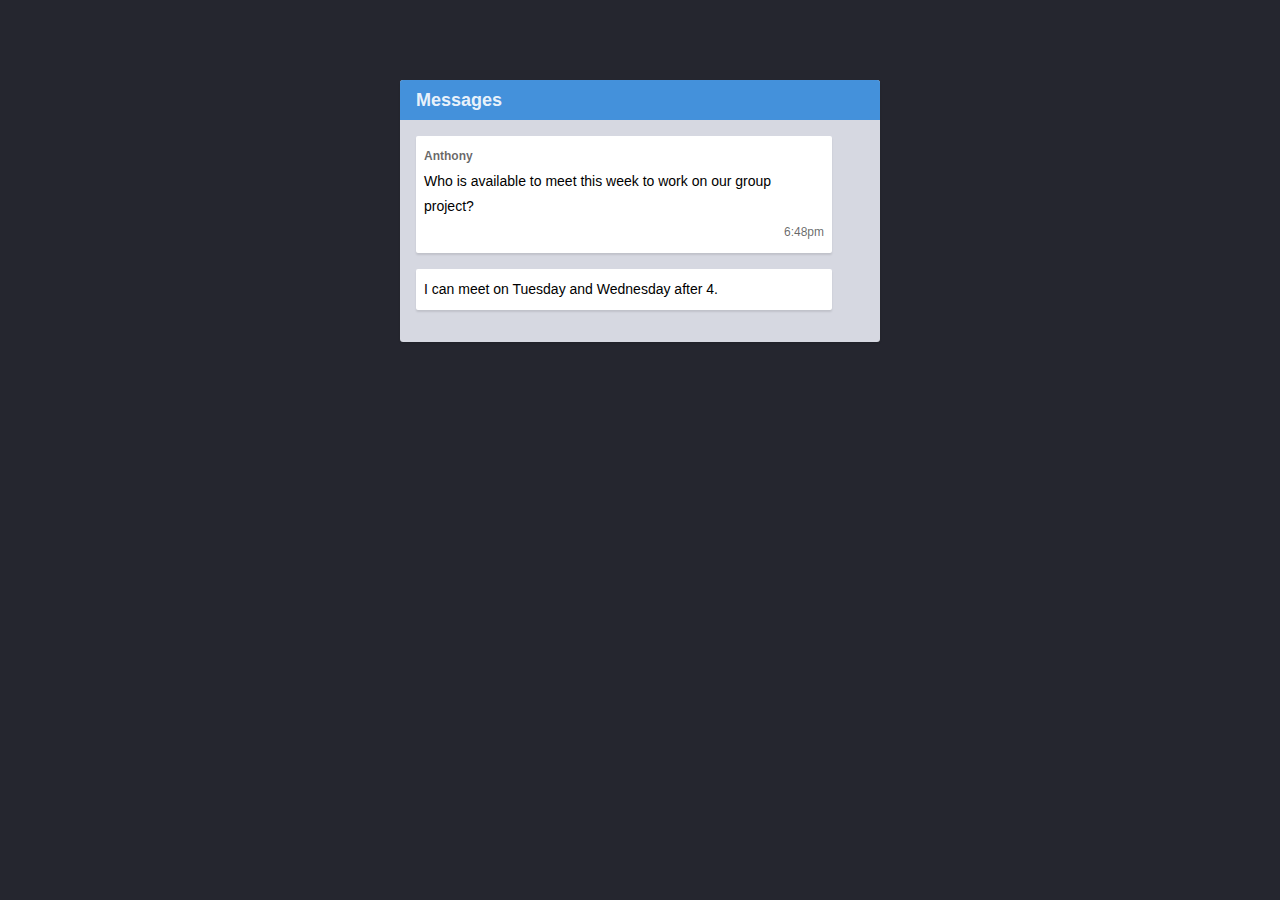
<file: week-1/1-parent-child/index.html>
<!DOCTYPE html>
<html lang="en">
  <head>
    <meta charset="utf-8" />
    <title>1. Parent-Child Relationships - HTML, CSS and Git Exercises</title>
    <meta name="viewport" content="width=device-width, initial-scale=1" />
    <link rel="stylesheet" href="/css/normalize.css" />
    <link rel="stylesheet" href="/css/week1.css" />
    <link rel="stylesheet" href="/css/message-child-selectors.css" />
  </head>

  <body>
    <div class="site-wrapper">
      <div class="site-header">
        <div class="site-header__title">Messages</div>
      </div>
      <div class="messages">
        <div class="message">
          <div class="message__author">Anthony</div>
          <p class="message__content">
            Who is available to meet this week to work on our group project?
          </p>
          <span class="message__time">6:48pm</span>
        </div>
        <div class="message">
          <!-- <div class="message__author">Habiba</div> -->
          <p class="message__content">
            I can meet on Tuesday and Wednesday after 4.
          </p>
        </div>
      </div>
    </div>
  </body>
</html>
</file>
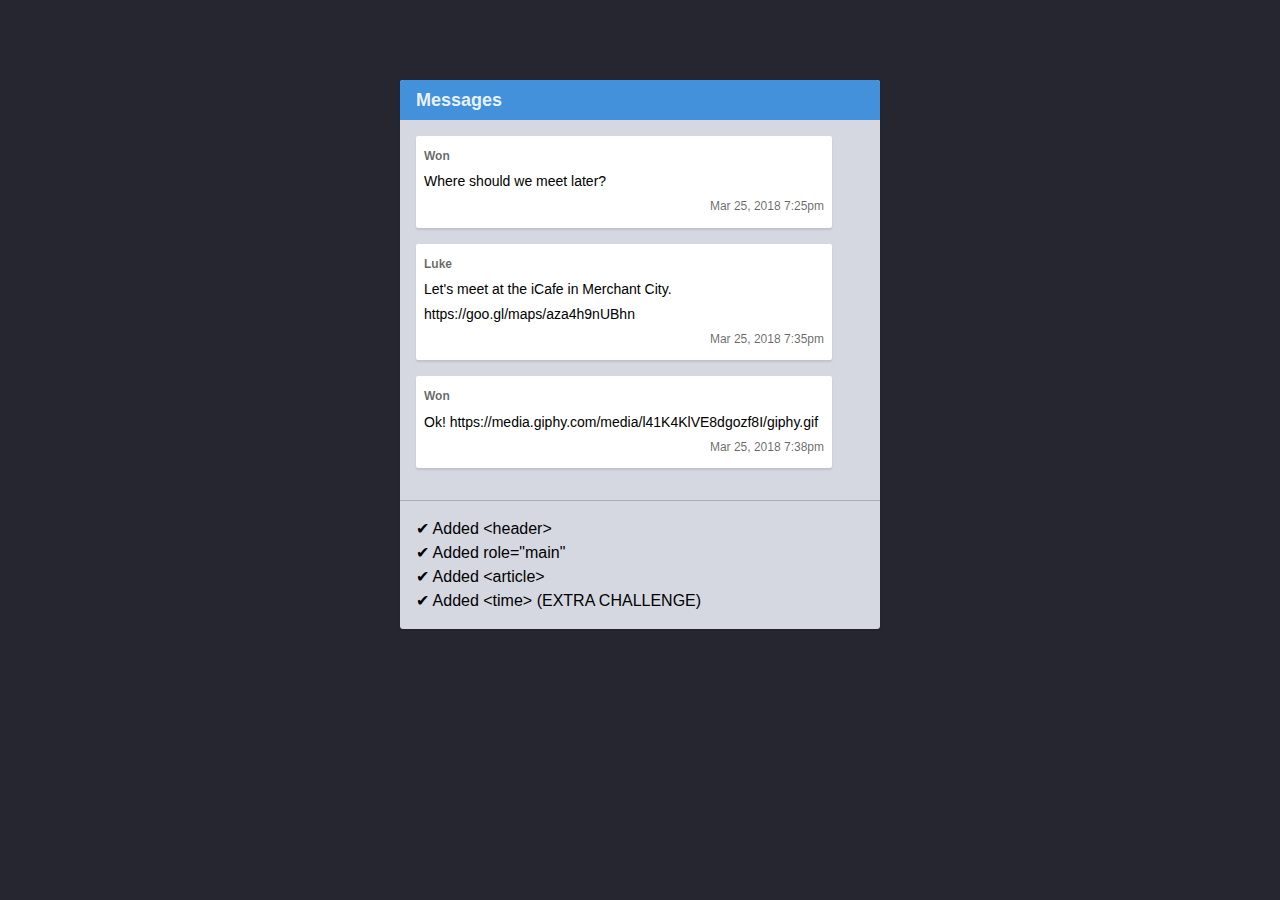
<file: week-1/3-semantic-html/index.html>
<!DOCTYPE html>
<html lang="en">
  <head>
    <meta charset="utf-8" />
    <title>3. Semantic HTML - HTML, CSS and Git Exercises</title>
    <meta name="viewport" content="width=device-width, initial-scale=1" />
    <link rel="stylesheet" href="/css/normalize.css" />
    <link rel="stylesheet" href="/css/week1.css" />
    <link rel="stylesheet" href="/css/message.css" />
    <link rel="stylesheet" href="/css/result.css" />
  </head>

  <body>
    <div class="site-wrapper">
      <header class="site-header" role="banner">
        <div class="site-header__title">Messages</div>
      </header>
      <main role="main" class="messages">
        <article class="message">
          <div class="message__author">Won</div>
          <p class="message__content">Where should we meet later?</p>
          <time datetime="2018-03-25 19:25" class="message__time">Mar 25, 2018 7:25pm</time>
        </article>
        <article class="message">
          <div class="message__author">Luke</div>
          <p class="message__content">
            Let's meet at the iCafe in Merchant City. https://goo.gl/maps/aza4h9nUBhn
          </p>
          <time datetime="2018-03-25 19:35" class="message__time">Mar 25, 2018 7:35pm</time>
        </article>
        <article class="message">
          <div class="message__author">Won</div>
          <p class="message__content">
            Ok! https://media.giphy.com/media/l41K4KlVE8dgozf8I/giphy.gif
          </p>
          <time datetime="2018-03-25 19:38" class="message__time">Mar 25, 2018 7:38pm</time>
        </article>
      </main>
      <div id="result" class="result"></div>
    </div>
    <script defer src="/js/3-result.js"></script>
  </body>
</html>
</file>
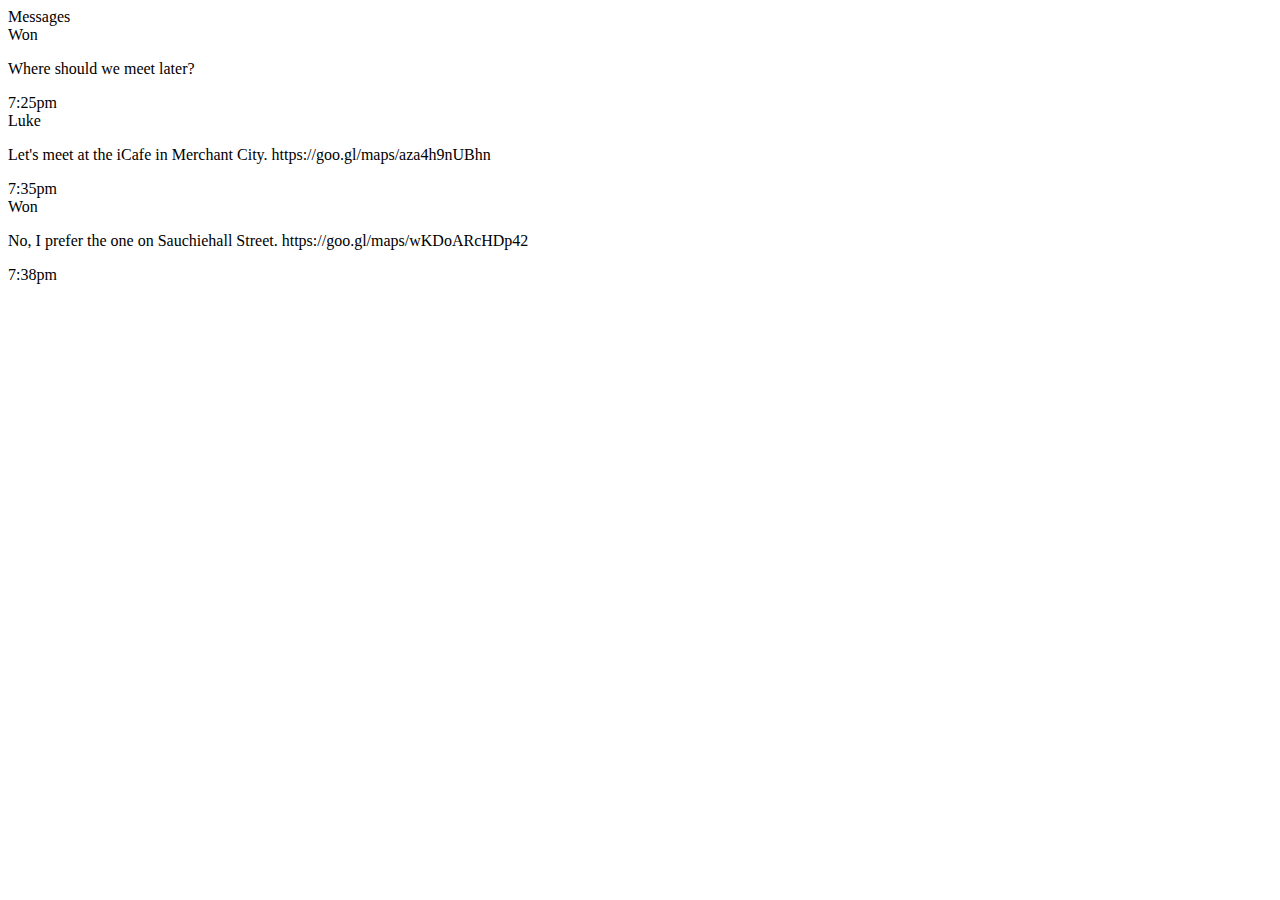
<file: week-1/4-links-scripts/index.html>
<!DOCTYPE html>
<html lang="en">
  <head>
    <meta charset="utf-8" />
    <title>4. Adding Links and Scripts - HTML, CSS and Git Exercises</title>
    <meta name="viewport" content="width=device-width, initial-scale=1" />
  </head>

  <body>
    <div class="site-wrapper">
      <div class="site-header">
        <div class="site-header__title">Messages</div>
      </div>
      <div class="messages">
        <div class="message">
          <div class="message__author">Won</div>
          <p class="message__content">Where should we meet later?</p>
          <time class="message__time">7:25pm</time>
        </div>
        <div class="message">
          <div class="message__author">Luke</div>
          <p class="message__content">
            Let's meet at the iCafe in Merchant City. https://goo.gl/maps/aza4h9nUBhn
          </p>
          <time class="message__time">7:35pm</time>
        </div>
        <div class="message">
          <div class="message__author">Won</div>
          <p class="message__content">
            No, I prefer the one on Sauchiehall Street. https://goo.gl/maps/wKDoARcHDp42
          </p>
          <time class="message__time">7:38pm</time>
        </div>
      </div>
    </div>
  </body>
</html>
</file>
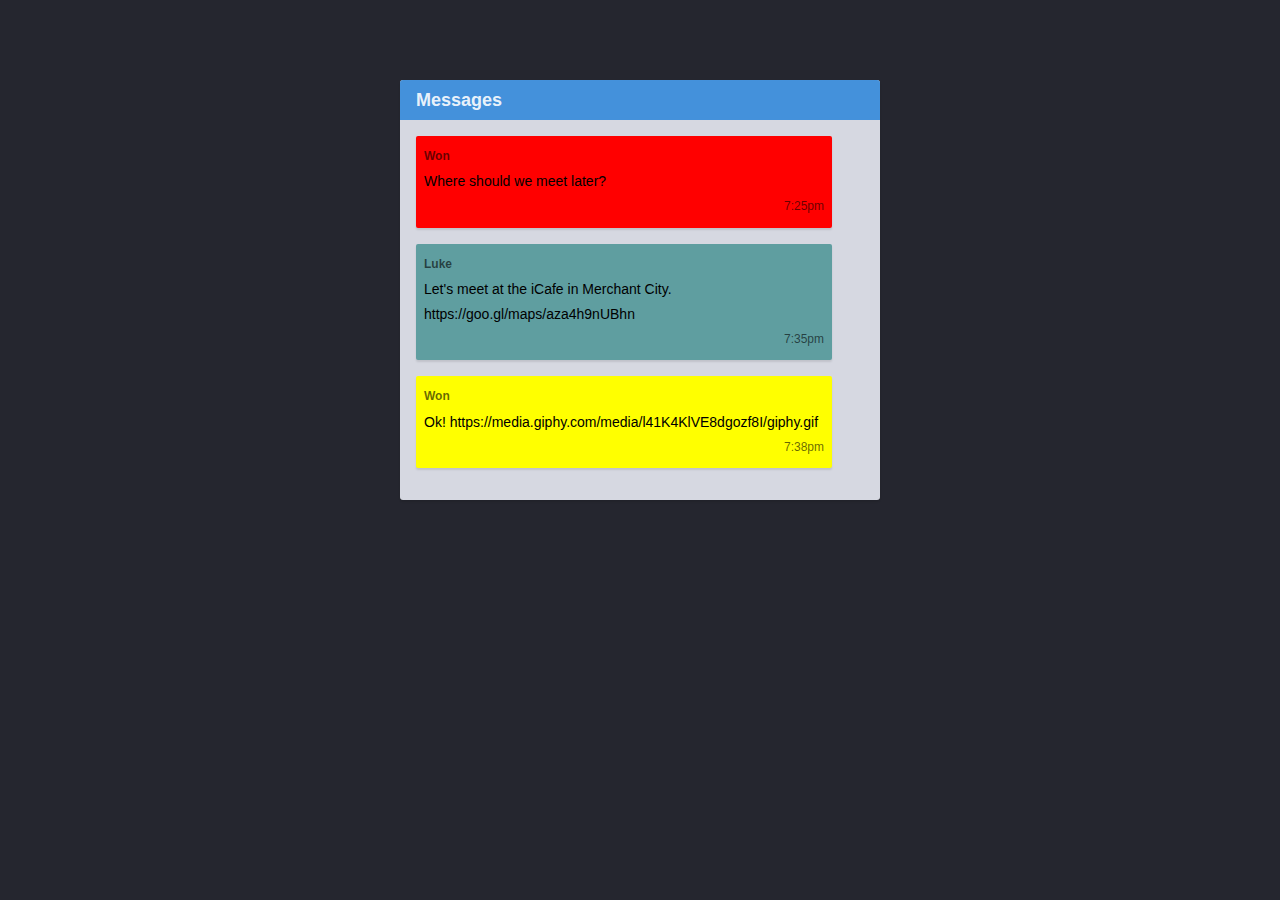
<file: week-1/5-css-selectors/index.html>
<!DOCTYPE html>
<html lang="en">
  <head>
    <meta charset="utf-8" />
    <title>5. CSS Selectors - HTML, CSS and Git Exercises</title>
    <meta name="viewport" content="width=device-width, initial-scale=1" />
    <link rel="stylesheet" href="/css/normalize.css" />
    <link rel="stylesheet" href="/css/week1.css" />
    <link rel="stylesheet" href="/css/message.css" />
    <link rel="stylesheet" href="/css/message-css-selectors.css" />
    <link rel="stylesheet" href="message-backgrounds.css" />
  </head>

  <body>
    <div class="site-wrapper">
      <div class="site-header">
        <div class="site-header__title">Messages</div>
      </div>
      <div class="messages">
        <div id="first-message">
          <div class="message__author">Won</div>
          <p class="message__content">Where should we meet later?</p>
          <time class="message__time">7:25pm</time>
        </div>
        <article>
          <div class="message__author">Luke</div>
          <p class="message__content">
            Let's meet at the iCafe in Merchant City. https://goo.gl/maps/aza4h9nUBhn
          </p>
          <time class="message__time">7:35pm</time>
        </article>
        <div class="message--latest">
          <div class="message__author">Won</div>
          <p class="message__content">
            Ok! https://media.giphy.com/media/l41K4KlVE8dgozf8I/giphy.gif
          </p>
          <time class="message__time">7:38pm</time>
        </div>
      </div>
    </div>
  </body>
</html>
</file>
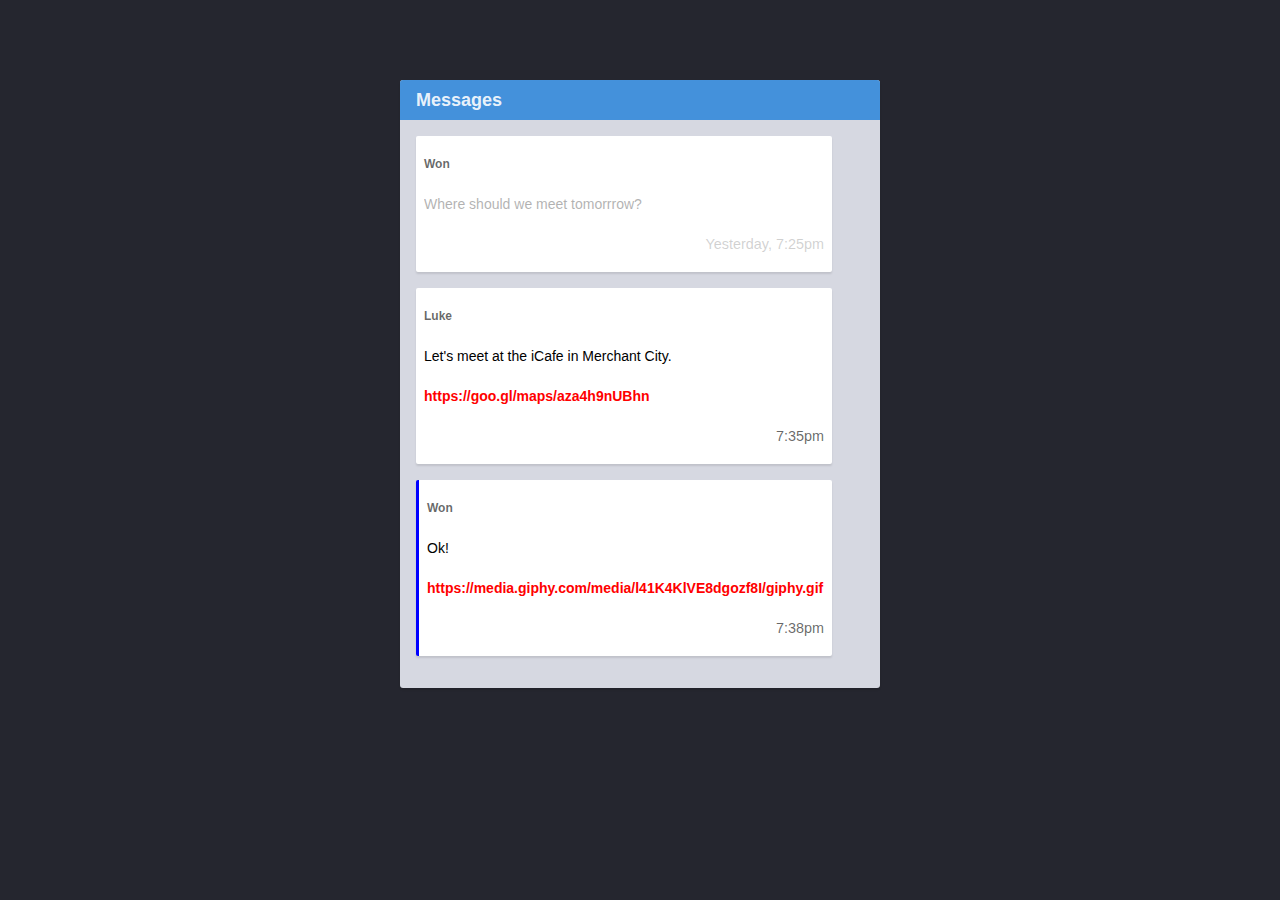
<file: week-1/6-css-properties/index.html>
<!DOCTYPE html>
<html lang="en">
  <head>
    <meta charset="utf-8" />
    <title>6. CSS Properties - HTML, CSS and Git Exercises</title>
    <meta name="viewport" content="width=device-width, initial-scale=1" />
    <link rel="stylesheet" href="/css/normalize.css" />
    <link rel="stylesheet" href="/css/week1.css" />
    <link rel="stylesheet" href="/css/message.css" />
    <link rel="stylesheet" href="styles.css" />
  </head>

  <body>
    <div class="site-wrapper">
      <div class="site-header">
        <div class="site-header__title">Messages</div>
      </div>
      <div class="messages">
        <div class="message">
          <div class="message__author">Won</div>
          <p class="message__content message__time--old">
            Where should we meet tomorrrow?
          </p>
          <time class="message__time message__time--old">Yesterday, 7:25pm</time>
        </div>
        <div class="message">
          <div class="message__author">Luke</div>
          <p class="message__content">
            Let's meet at the iCafe in Merchant City.
            <a href="https://goo.gl/maps/aza4h9nUBhn" class="link link--map">
              https://goo.gl/maps/aza4h9nUBhn
            </a>
          </p>
          <time class="message__time">7:35pm</time>
        </div>
        <div class="message message--unread">
          <div class="message__author">Won</div>
          <p class="message__content">
            Ok!
            <a
              href="https://media.giphy.com/media/l41K4KlVE8dgozf8I/giphy.gif"
              class="link link--gif"
              >https://media.giphy.com/media/l41K4KlVE8dgozf8I/giphy.gif</a
            >
          </p>
          <time class="message__time">7:38pm</time>
        </div>
      </div>
    </div>
  </body>
</html>
</file>
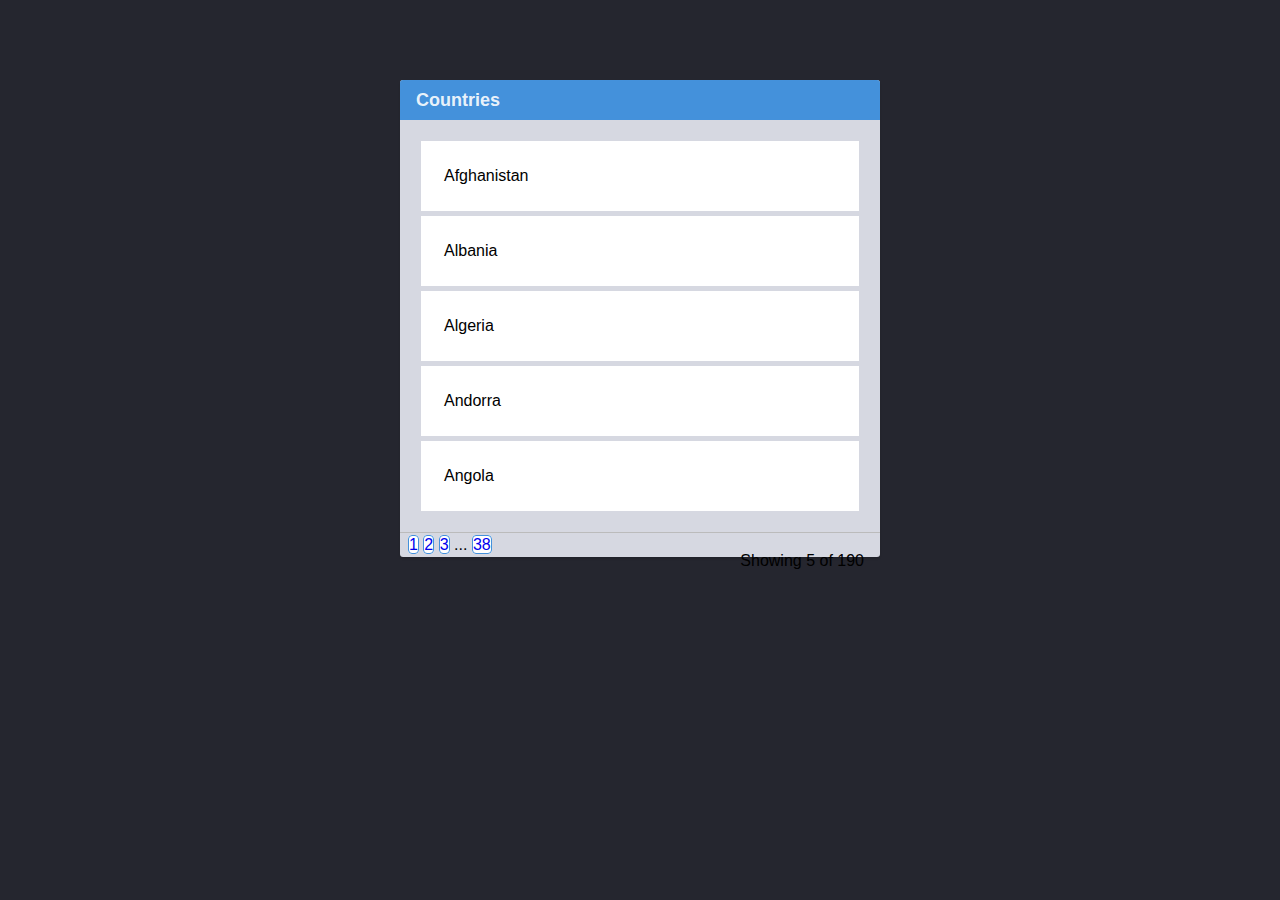
<file: week-1/7-css-box/index.html>
<!DOCTYPE html>
<html lang="en">
  <head>
    <meta charset="utf-8" />
    <title>7. CSS Box Model - HTML, CSS and Git Exercises</title>
    <link rel="stylesheet" href="/css/normalize.css" />
    <link rel="stylesheet" href="/css/week1.css" />
    <link rel="stylesheet" href="/css/week1-pagination.css" />
    <link rel="stylesheet" href="styles.css" />
  </head>

  <body>
    <div class="site-wrapper">
      <div class="site-header">
        <div class="site-header__title">Countries</div>
      </div>
      <ul class="countries">
        <li class="country">Afghanistan</li>
        <li class="country">Albania</li>
        <li class="country">Algeria</li>
        <li class="country">Andorra</li>
        <li class="country">Angola</li>
      </ul>
      <div class="pages">
        <a href="#" class="pages__page">1</a>
        <a href="#" class="pages__page">2</a>
        <a href="#" class="pages__page">3</a>
        <span class="pages__separator">...</span>
        <a href="#" class="pages__page">38</a>
        <span class="pages__showing">Showing 5 of 190</span>
      </div>
    </div>
  </body>
</html>
</file>
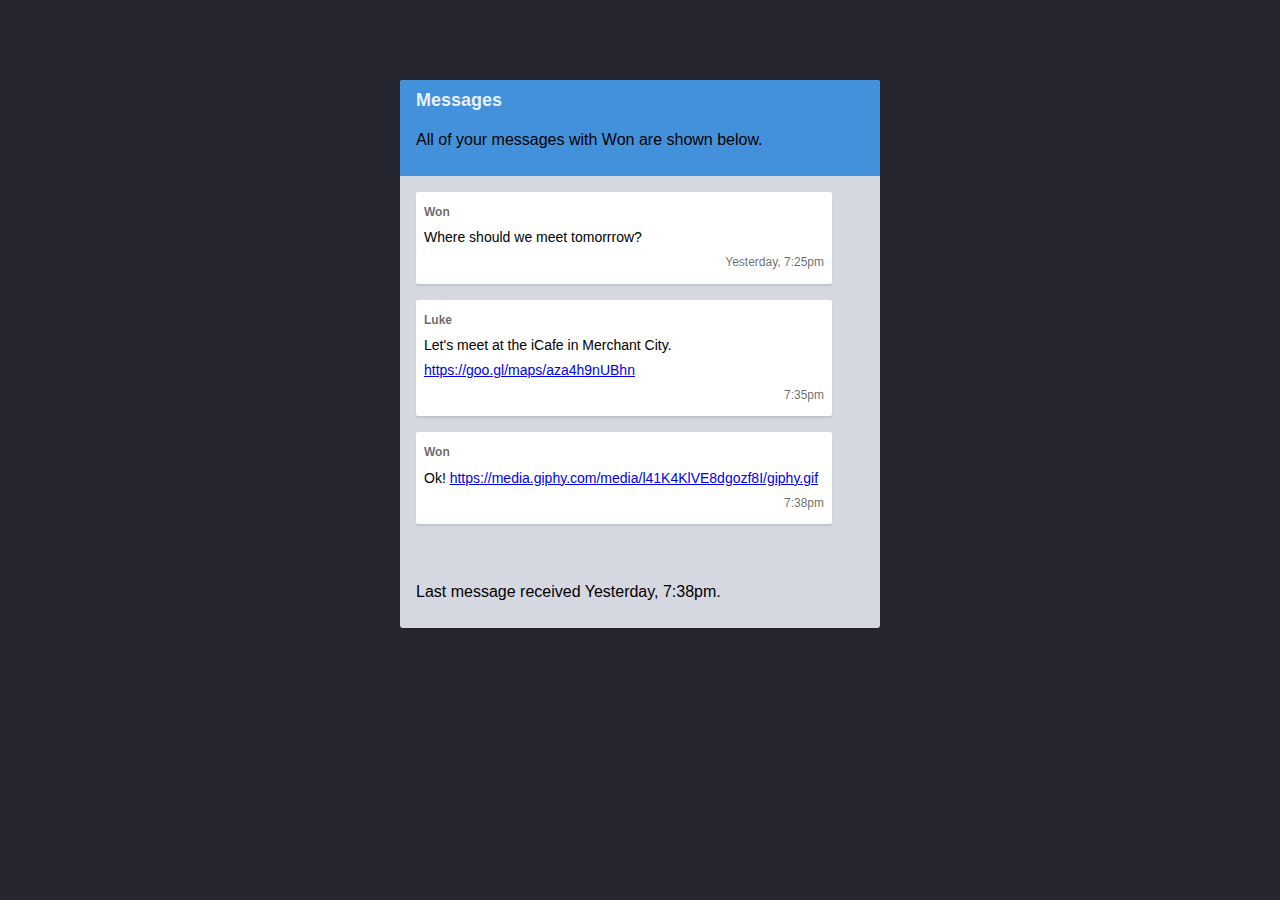
<file: week-1/8-advanced-selectors/index.html>
<!DOCTYPE html>
<html lang="en">
  <head>
    <meta charset="utf-8" />
    <meta name="viewport" content="width=device-width, initial-scale=1" />
    <title>8. Advanced CSS Selectors - HTML, CSS and Git Exercises</title>
    <link rel="stylesheet" href="/css/normalize.css" />
    <link rel="stylesheet" href="/css/week1.css" />
    <link rel="stylesheet" href="/css/week1-conflicting-styles.css" />
    <link rel="stylesheet" href="/css/message.css" />
    <link rel="stylesheet" href="styles.css" />
  </head>

  <body>
    <div class="site-wrapper">
      <div class="site-header">
        <div class="site-header__title">Messages</div>
        <p>All of your messages with Won are shown below.</p>
      </div>
      <div class="messages">
        <div class="message">
          <div class="message__author">Won</div>
          <p class="message__content">
            Where should we meet tomorrrow?
          </p>
          <time class="message__time message__time--old">Yesterday, 7:25pm</time>
        </div>
        <div class="message">
          <div class="message__author">Luke</div>
          <p class="message__content">
            Let's meet at the iCafe in Merchant City.
            <a href="https://goo.gl/maps/aza4h9nUBhn" class="link link--map">
              https://goo.gl/maps/aza4h9nUBhn
            </a>
          </p>
          <time class="message__time">7:35pm</time>
        </div>
        <div class="message message--unread">
          <div class="message__author">Won</div>
          <p class="message__content">
            Ok!
            <a
              href="https://media.giphy.com/media/l41K4KlVE8dgozf8I/giphy.gif"
              class="link link--gif"
              >https://media.giphy.com/media/l41K4KlVE8dgozf8I/giphy.gif</a
            >
          </p>
          <time class="message__time">7:38pm</time>
        </div>
      </div>
      <div class="site-footer">
        <p>Last message received Yesterday, 7:38pm.</p>
      </div>
    </div>
  </body>
</html>
</file>
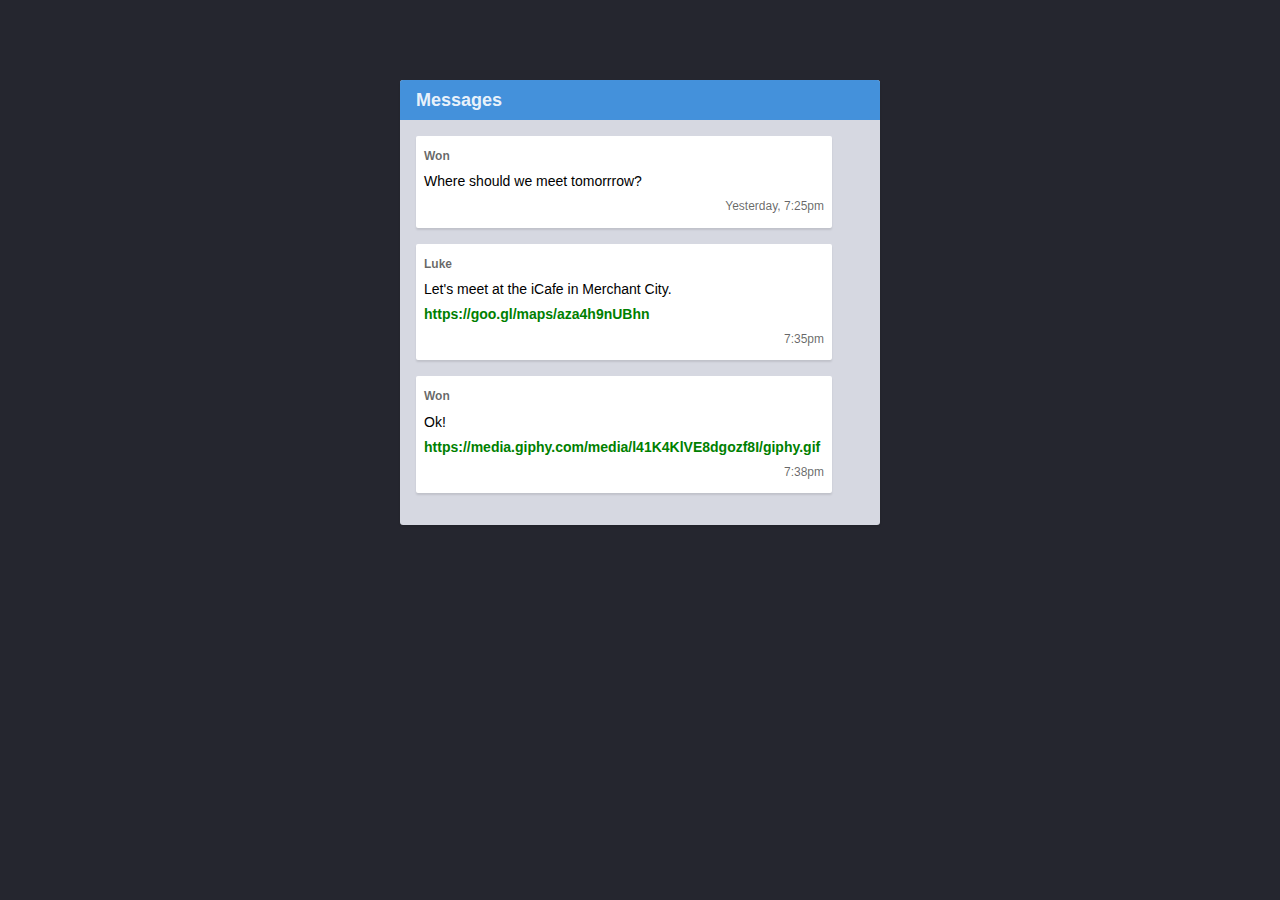
<file: week-1/9-git-branch/index.html>
<!DOCTYPE html>
<html lang="en">
  <head>
    <meta charset="utf-8" />
    <meta name="viewport" content="width=device-width, initial-scale=1" />
    <title>9. Git Branches - HTML, CSS and Git Exercises</title>
    <link rel="stylesheet" href="/css/normalize.css" />
    <link rel="stylesheet" href="/css/week1.css" />
    <link rel="stylesheet" href="/css/message.css" />
    <link rel="stylesheet" href="styles.css" />
  </head>

  <body>
    <div class="site-wrapper">
      <div class="site-header">
        <div class="site-header__title">Messages</div>
      </div>
      <div class="messages">
        <div class="message">
          <div class="message__author">Won</div>
          <p class="message__content">
            Where should we meet tomorrrow?
          </p>
          <time class="message__time message__time--old">Yesterday, 7:25pm</time>
        </div>
        <div class="message">
          <div class="message__author">Luke</div>
          <p class="message__content">
            Let's meet at the iCafe in Merchant City.
            <a href="https://goo.gl/maps/aza4h9nUBhn" class="link link--map">
              https://goo.gl/maps/aza4h9nUBhn
            </a>
          </p>
          <time class="message__time">7:35pm</time>
        </div>
        <div class="message message--unread">
          <div class="message__author">Won</div>
          <p class="message__content">
            Ok!
            <a
              href="https://media.giphy.com/media/l41K4KlVE8dgozf8I/giphy.gif"
              class="link link--gif"
              >https://media.giphy.com/media/l41K4KlVE8dgozf8I/giphy.gif</a
            >
          </p>
          <time class="message__time">7:38pm</time>
        </div>
      </div>
    </div>
  </body>
</html>
</file>
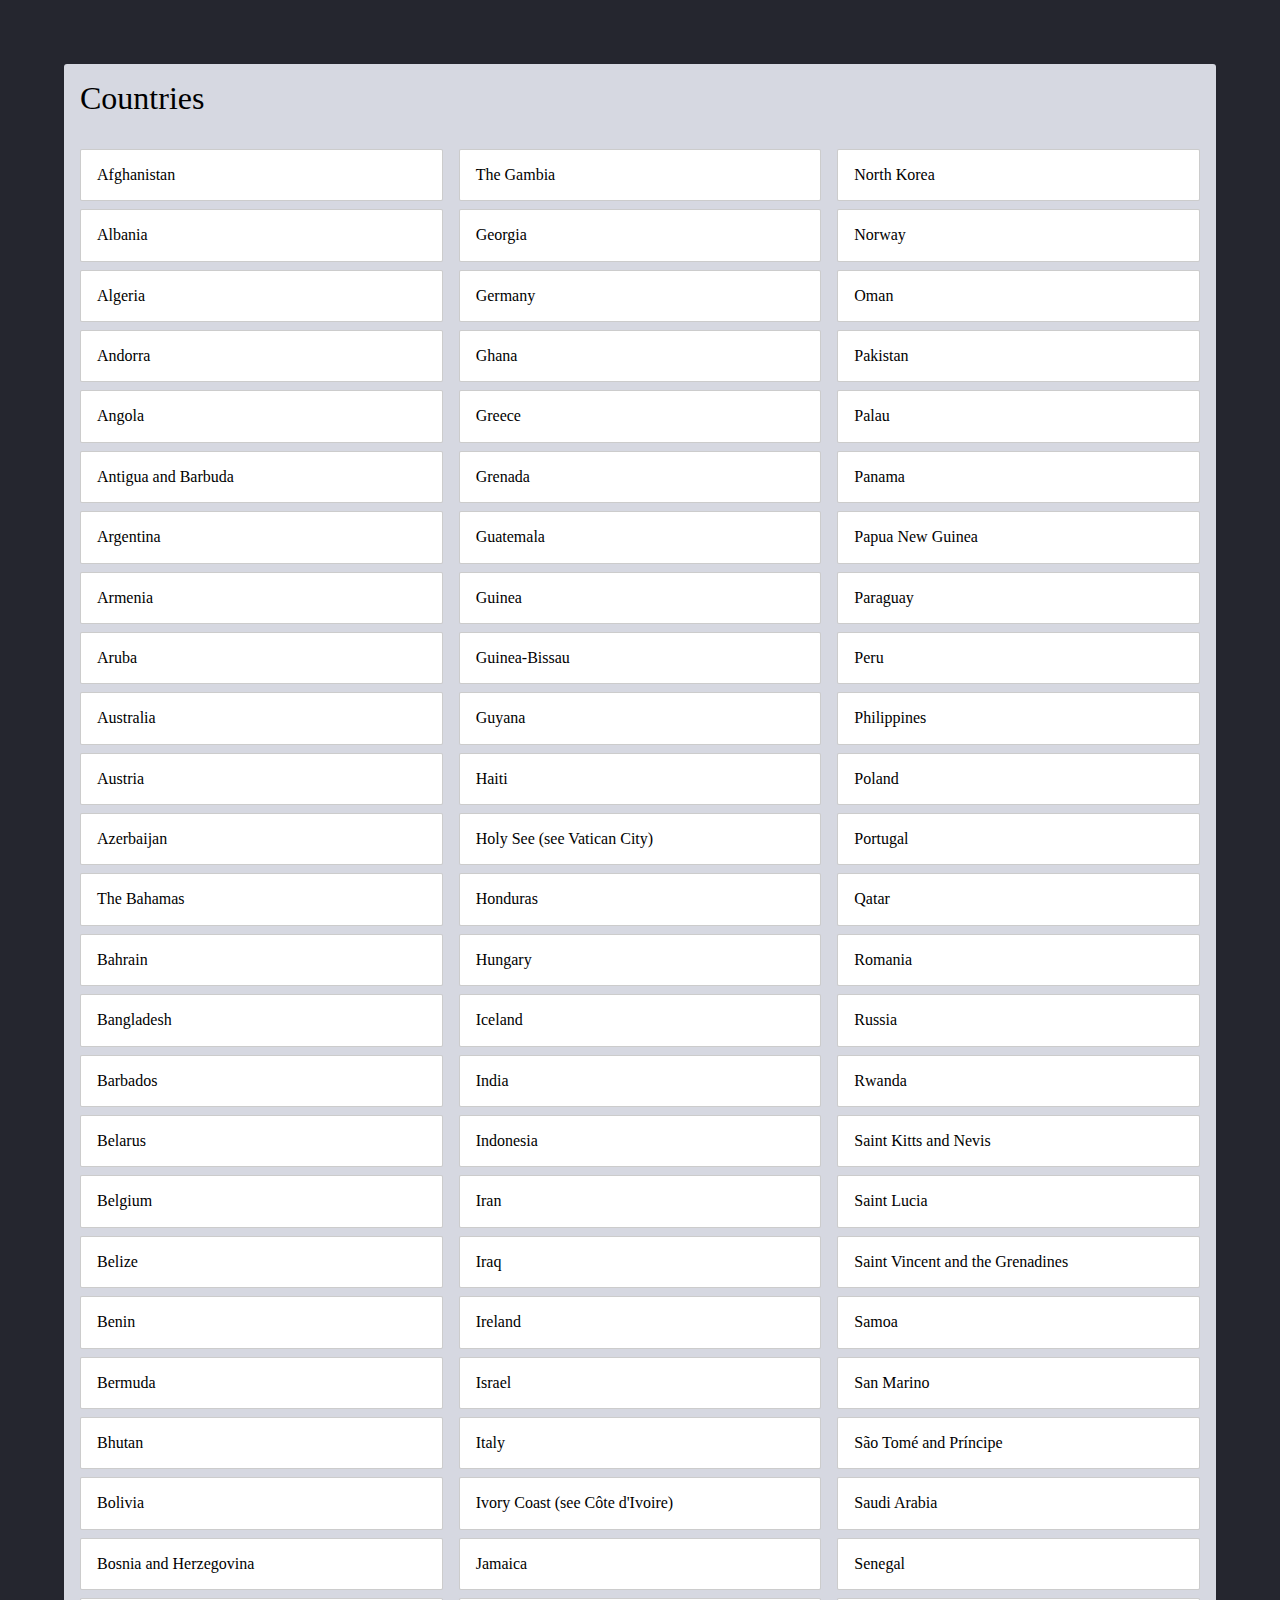
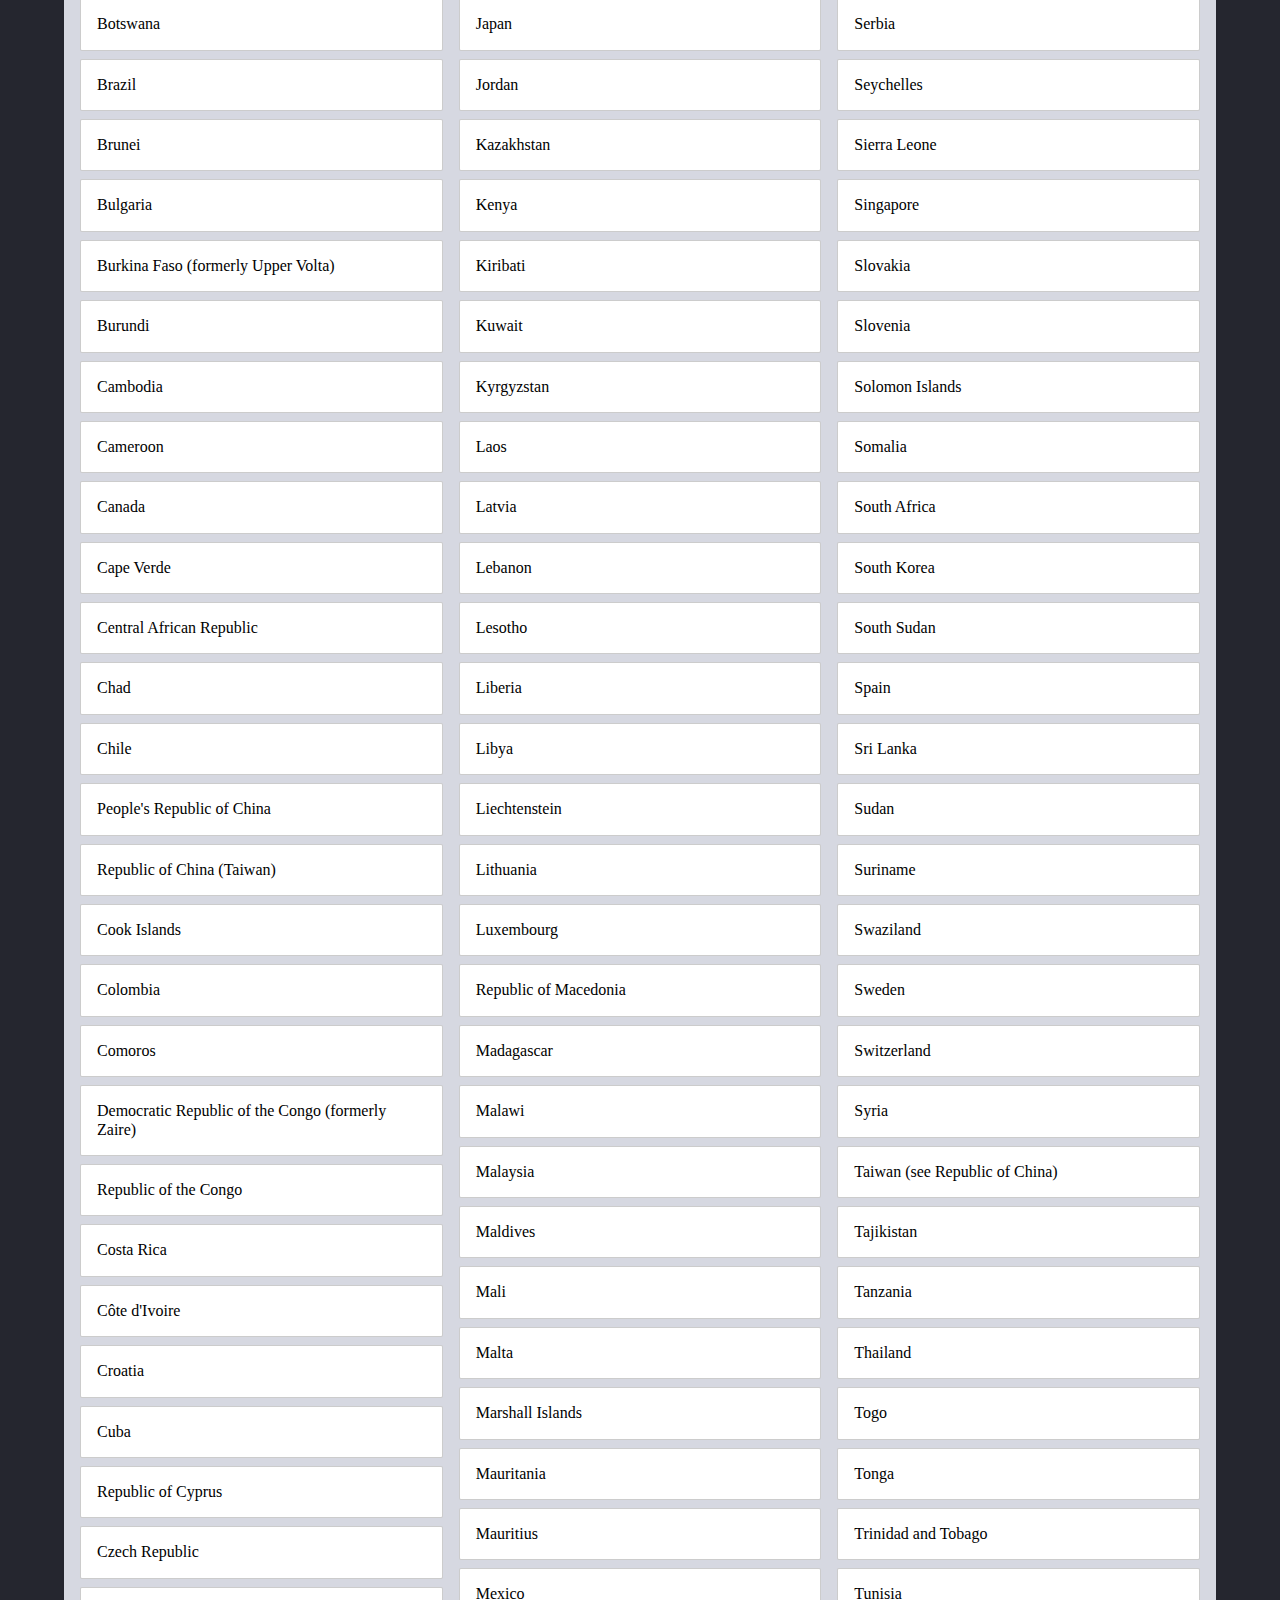
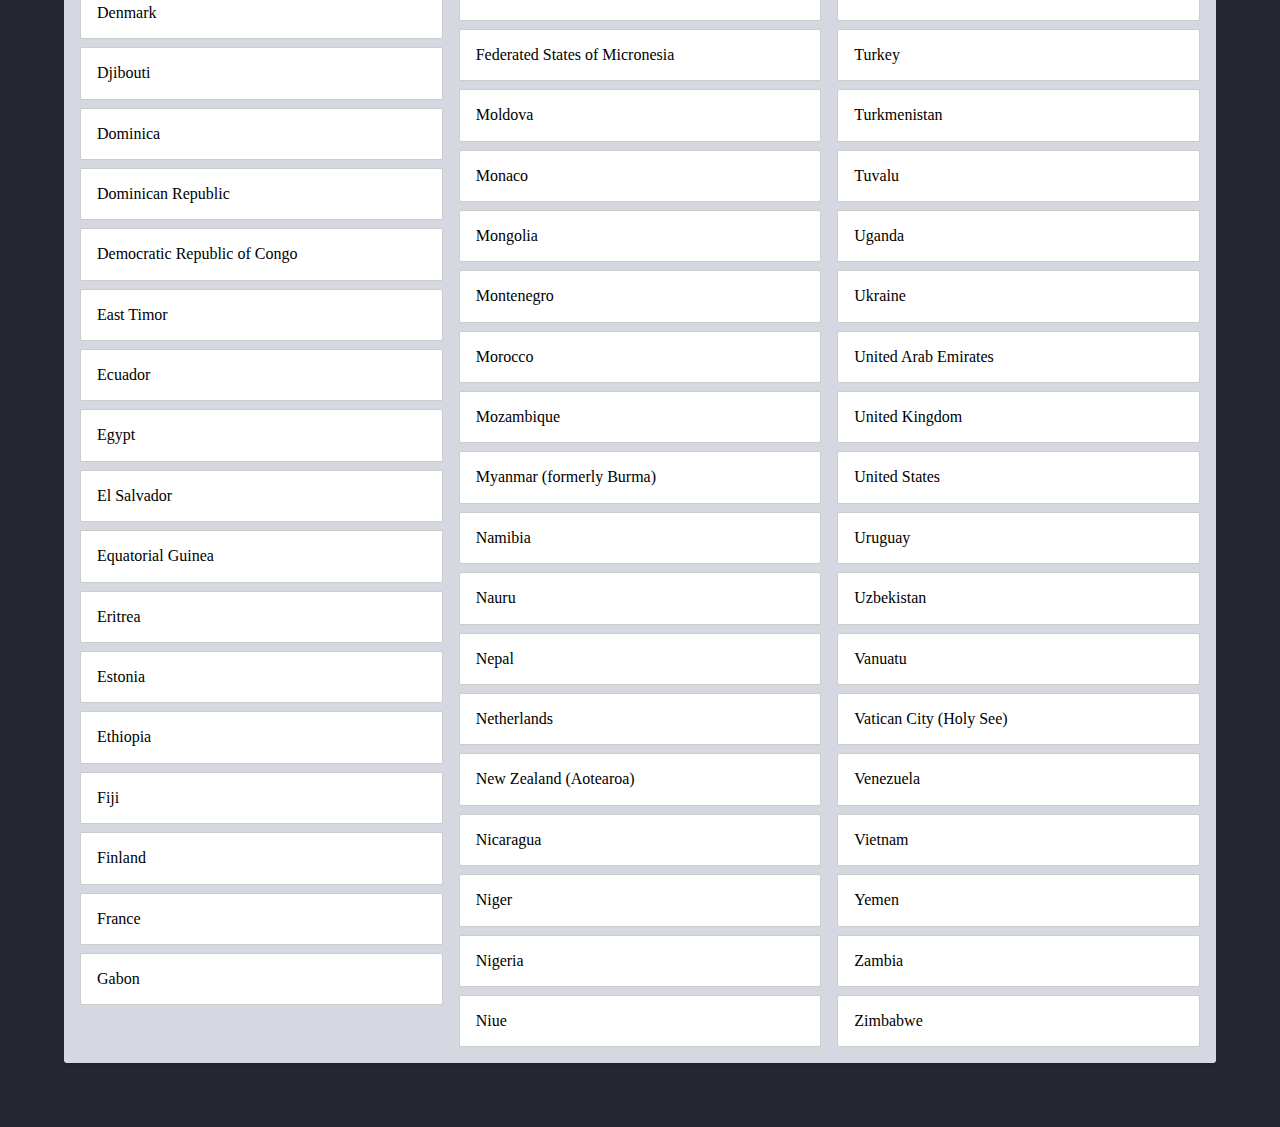
<file: week-2/10-media-queries/index.html>
<!DOCTYPE html>
<html lang="en">
  <head>
    <meta charset="utf-8" />
    <meta name="viewport" content="width=device-width, initial-scale=1" />
    <title>10. Media Queries - HTML, CSS and Git Exercises</title>
    <link rel="stylesheet" href="/css/normalize.css" />
    <link rel="stylesheet" href="/css/week2-media-queries.css" />
    <link rel="stylesheet" href="columns.css" />
  </head>

  <body>
    <div class="site-wrapper">
      <div class="site-header">
        <h1 class="site-header__title">Countries</h1>
      </div>
      <ul class="countries">
        <li class="country">Afghanistan</li>
        <li class="country">Albania</li>
        <li class="country">Algeria</li>
        <li class="country">Andorra</li>
        <li class="country">Angola</li>
        <li class="country">Antigua and Barbuda</li>
        <li class="country">Argentina</li>
        <li class="country">Armenia</li>
        <li class="country">Aruba</li>
        <li class="country">Australia</li>
        <li class="country">Austria</li>
        <li class="country">Azerbaijan</li>
        <li class="country">The Bahamas</li>
        <li class="country">Bahrain</li>
        <li class="country">Bangladesh</li>
        <li class="country">Barbados</li>
        <li class="country">Belarus</li>
        <li class="country">Belgium</li>
        <li class="country">Belize</li>
        <li class="country">Benin</li>
        <li class="country">Bermuda</li>
        <li class="country">Bhutan</li>
        <li class="country">Bolivia</li>
        <li class="country">Bosnia and Herzegovina</li>
        <li class="country">Botswana</li>
        <li class="country">Brazil</li>
        <li class="country">Brunei</li>
        <li class="country">Bulgaria</li>
        <li class="country">Burkina Faso (formerly Upper Volta)</li>
        <li class="country">Burundi</li>
        <li class="country">Cambodia</li>
        <li class="country">Cameroon</li>
        <li class="country">Canada</li>
        <li class="country">Cape Verde</li>
        <li class="country">Central African Republic</li>
        <li class="country">Chad</li>
        <li class="country">Chile</li>
        <li class="country">People's Republic of China</li>
        <li class="country">Republic of China (Taiwan)</li>
        <li class="country">Cook Islands</li>
        <li class="country">Colombia</li>
        <li class="country">Comoros</li>
        <li class="country">
          Democratic Republic of the Congo (formerly Zaire)
        </li>
        <li class="country">Republic of the Congo</li>
        <li class="country">Costa Rica</li>
        <li class="country">Côte d'Ivoire</li>
        <li class="country">Croatia</li>
        <li class="country">Cuba</li>
        <li class="country">Republic of Cyprus</li>
        <li class="country">Czech Republic</li>
        <li class="country">Denmark</li>
        <li class="country">Djibouti</li>
        <li class="country">Dominica</li>
        <li class="country">Dominican Republic</li>
        <li class="country">Democratic Republic of Congo</li>
        <li class="country">East Timor</li>
        <li class="country">Ecuador</li>
        <li class="country">Egypt</li>
        <li class="country">El Salvador</li>
        <li class="country">Equatorial Guinea</li>
        <li class="country">Eritrea</li>
        <li class="country">Estonia</li>
        <li class="country">Ethiopia</li>
        <li class="country">Fiji</li>
        <li class="country">Finland</li>
        <li class="country">France</li>
        <li class="country">Gabon</li>
        <li class="country">The Gambia</li>
        <li class="country">Georgia</li>
        <li class="country">Germany</li>
        <li class="country">Ghana</li>
        <li class="country">Greece</li>
        <li class="country">Grenada</li>
        <li class="country">Guatemala</li>
        <li class="country">Guinea</li>
        <li class="country">Guinea-Bissau</li>
        <li class="country">Guyana</li>
        <li class="country">Haiti</li>
        <li class="country">Holy See (see Vatican City)</li>
        <li class="country">Honduras</li>
        <li class="country">Hungary</li>
        <li class="country">Iceland</li>
        <li class="country">India</li>
        <li class="country">Indonesia</li>
        <li class="country">Iran</li>
        <li class="country">Iraq</li>
        <li class="country">Ireland</li>
        <li class="country">Israel</li>
        <li class="country">Italy</li>
        <li class="country">Ivory Coast (see Côte d'Ivoire)</li>
        <li class="country">Jamaica</li>
        <li class="country">Japan</li>
        <li class="country">Jordan</li>
        <li class="country">Kazakhstan</li>
        <li class="country">Kenya</li>
        <li class="country">Kiribati</li>
        <li class="country">Kuwait</li>
        <li class="country">Kyrgyzstan</li>
        <li class="country">Laos</li>
        <li class="country">Latvia</li>
        <li class="country">Lebanon</li>
        <li class="country">Lesotho</li>
        <li class="country">Liberia</li>
        <li class="country">Libya</li>
        <li class="country">Liechtenstein</li>
        <li class="country">Lithuania</li>
        <li class="country">Luxembourg</li>
        <li class="country">Republic of Macedonia</li>
        <li class="country">Madagascar</li>
        <li class="country">Malawi</li>
        <li class="country">Malaysia</li>
        <li class="country">Maldives</li>
        <li class="country">Mali</li>
        <li class="country">Malta</li>
        <li class="country">Marshall Islands</li>
        <li class="country">Mauritania</li>
        <li class="country">Mauritius</li>
        <li class="country">Mexico</li>
        <li class="country">Federated States of Micronesia</li>
        <li class="country">Moldova</li>
        <li class="country">Monaco</li>
        <li class="country">Mongolia</li>
        <li class="country">Montenegro</li>
        <li class="country">Morocco</li>
        <li class="country">Mozambique</li>
        <li class="country">Myanmar (formerly Burma)</li>
        <li class="country">Namibia</li>
        <li class="country">Nauru</li>
        <li class="country">Nepal</li>
        <li class="country">Netherlands</li>
        <li class="country">New Zealand (Aotearoa)</li>
        <li class="country">Nicaragua</li>
        <li class="country">Niger</li>
        <li class="country">Nigeria</li>
        <li class="country">Niue</li>
        <li class="country">North Korea</li>
        <li class="country">Norway</li>
        <li class="country">Oman</li>
        <li class="country">Pakistan</li>
        <li class="country">Palau</li>
        <li class="country">Panama</li>
        <li class="country">Papua New Guinea</li>
        <li class="country">Paraguay</li>
        <li class="country">Peru</li>
        <li class="country">Philippines</li>
        <li class="country">Poland</li>
        <li class="country">Portugal</li>
        <li class="country">Qatar</li>
        <li class="country">Romania</li>
        <li class="country">Russia</li>
        <li class="country">Rwanda</li>
        <li class="country">Saint Kitts and Nevis</li>
        <li class="country">Saint Lucia</li>
        <li class="country">Saint Vincent and the Grenadines</li>
        <li class="country">Samoa</li>
        <li class="country">San Marino</li>
        <li class="country">São Tomé and Príncipe</li>
        <li class="country">Saudi Arabia</li>
        <li class="country">Senegal</li>
        <li class="country">Serbia</li>
        <li class="country">Seychelles</li>
        <li class="country">Sierra Leone</li>
        <li class="country">Singapore</li>
        <li class="country">Slovakia</li>
        <li class="country">Slovenia</li>
        <li class="country">Solomon Islands</li>
        <li class="country">Somalia</li>
        <li class="country">South Africa</li>
        <li class="country">South Korea</li>
        <li class="country">South Sudan</li>
        <li class="country">Spain</li>
        <li class="country">Sri Lanka</li>
        <li class="country">Sudan</li>
        <li class="country">Suriname</li>
        <li class="country">Swaziland</li>
        <li class="country">Sweden</li>
        <li class="country">Switzerland</li>
        <li class="country">Syria</li>
        <li class="country">Taiwan (see Republic of China)</li>
        <li class="country">Tajikistan</li>
        <li class="country">Tanzania</li>
        <li class="country">Thailand</li>
        <li class="country">Togo</li>
        <li class="country">Tonga</li>
        <li class="country">Trinidad and Tobago</li>
        <li class="country">Tunisia</li>
        <li class="country">Turkey</li>
        <li class="country">Turkmenistan</li>
        <li class="country">Tuvalu</li>
        <li class="country">Uganda</li>
        <li class="country">Ukraine</li>
        <li class="country">United Arab Emirates</li>
        <li class="country">United Kingdom</li>
        <li class="country">United States</li>
        <li class="country">Uruguay</li>
        <li class="country">Uzbekistan</li>
        <li class="country">Vanuatu</li>
        <li class="country">Vatican City (Holy See)</li>
        <li class="country">Venezuela</li>
        <li class="country">Vietnam</li>
        <li class="country">Yemen</li>
        <li class="country">Zambia</li>
        <li class="country">Zimbabwe</li>
      </ul>
    </div>
  </body>
</html>
</file>
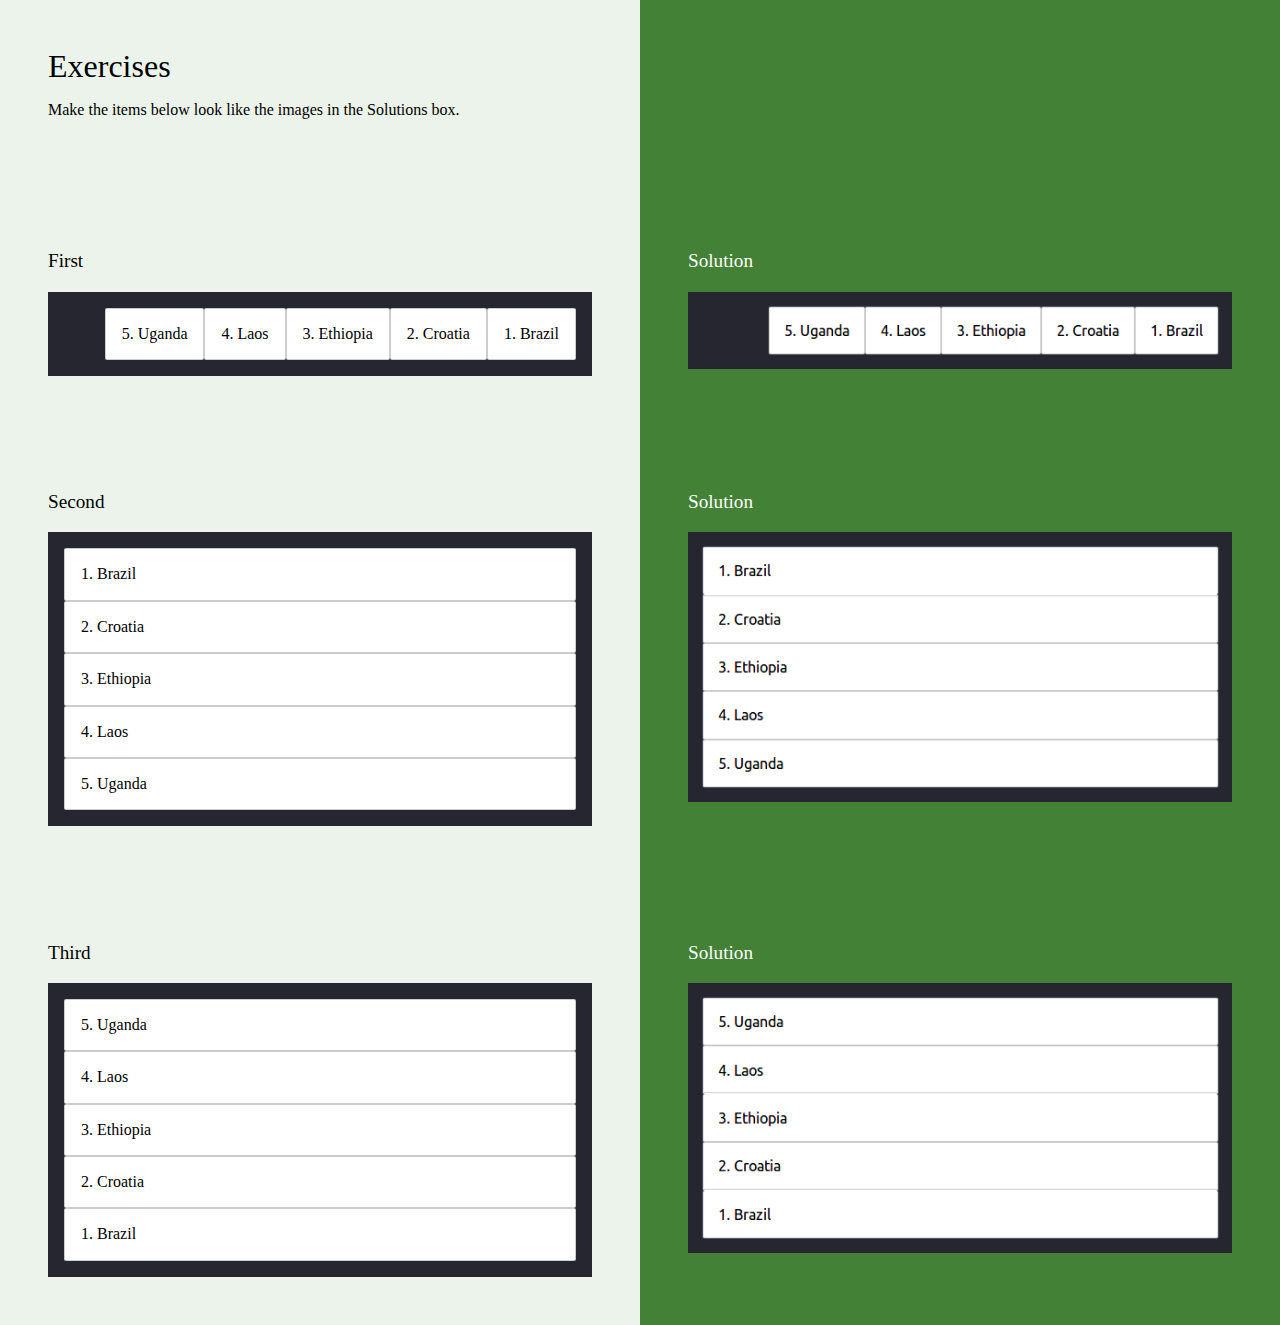
<file: week-2/11-flexbox/index.html>
<!DOCTYPE html>
<html lang="en">
  <head>
    <meta charset="utf-8" />
    <meta name="viewport" content="width=device-width, initial-scale=1" />
    <title>11 - Flex Direction- HTML, CSS and Git Exercises</title>
    <link rel="stylesheet" href="/css/normalize.css" />
    <link rel="stylesheet" href="/css/week2.css" />
    <link rel="stylesheet" href="flexbox.css" />
  </head>

  <body>
    <div class="site-wrapper">
      <div class="panel">
        <div class="exercise">
          <div class="site-header">
            <h1 class="site-header__title">Exercises</h1>
            <p>
              Make the items below look like the images in the Solutions box.
            </p>
          </div>
        </div>
      </div>
      <div class="panel">
        <div class="exercise">
          <h2 class="exercise__title">First</h2>
          <ul class="countries countries--first">
            <li class="country">1. Brazil</li>
            <li class="country">2. Croatia</li>
            <li class="country">3. Ethiopia</li>
            <li class="country">4. Laos</li>
            <li class="country">5. Uganda</li>
          </ul>
        </div>
        <div class="solution">
          <h3 class="solution__title">Solution</h3>
          <img class="solution__image" src="/images/11/solution-1.png" />
        </div>
      </div>
      <div class="panel">
        <div class="exercise">
          <h2 class="exercise__title">Second</h2>
          <ul class="countries countries--second">
            <li class="country">1. Brazil</li>
            <li class="country">2. Croatia</li>
            <li class="country">3. Ethiopia</li>
            <li class="country">4. Laos</li>
            <li class="country">5. Uganda</li>
          </ul>
        </div>
        <div class="solution">
          <h3 class="solution__title">Solution</h3>
          <img class="solution__image" src="/images/11/solution-2.png" />
        </div>
      </div>
      <div class="panel">
        <div class="exercise">
          <h2 class="exercise__title">Third</h2>
          <ul class="countries countries--third">
            <li class="country">1. Brazil</li>
            <li class="country">2. Croatia</li>
            <li class="country">3. Ethiopia</li>
            <li class="country">4. Laos</li>
            <li class="country">5. Uganda</li>
          </ul>
        </div>
        <div class="solution">
          <h3 class="solution__title">Solution</h3>
          <img class="solution__image" src="/images/11/solution-3.png" />
        </div>
      </div>
    </div>
  </body>
</html>
</file>
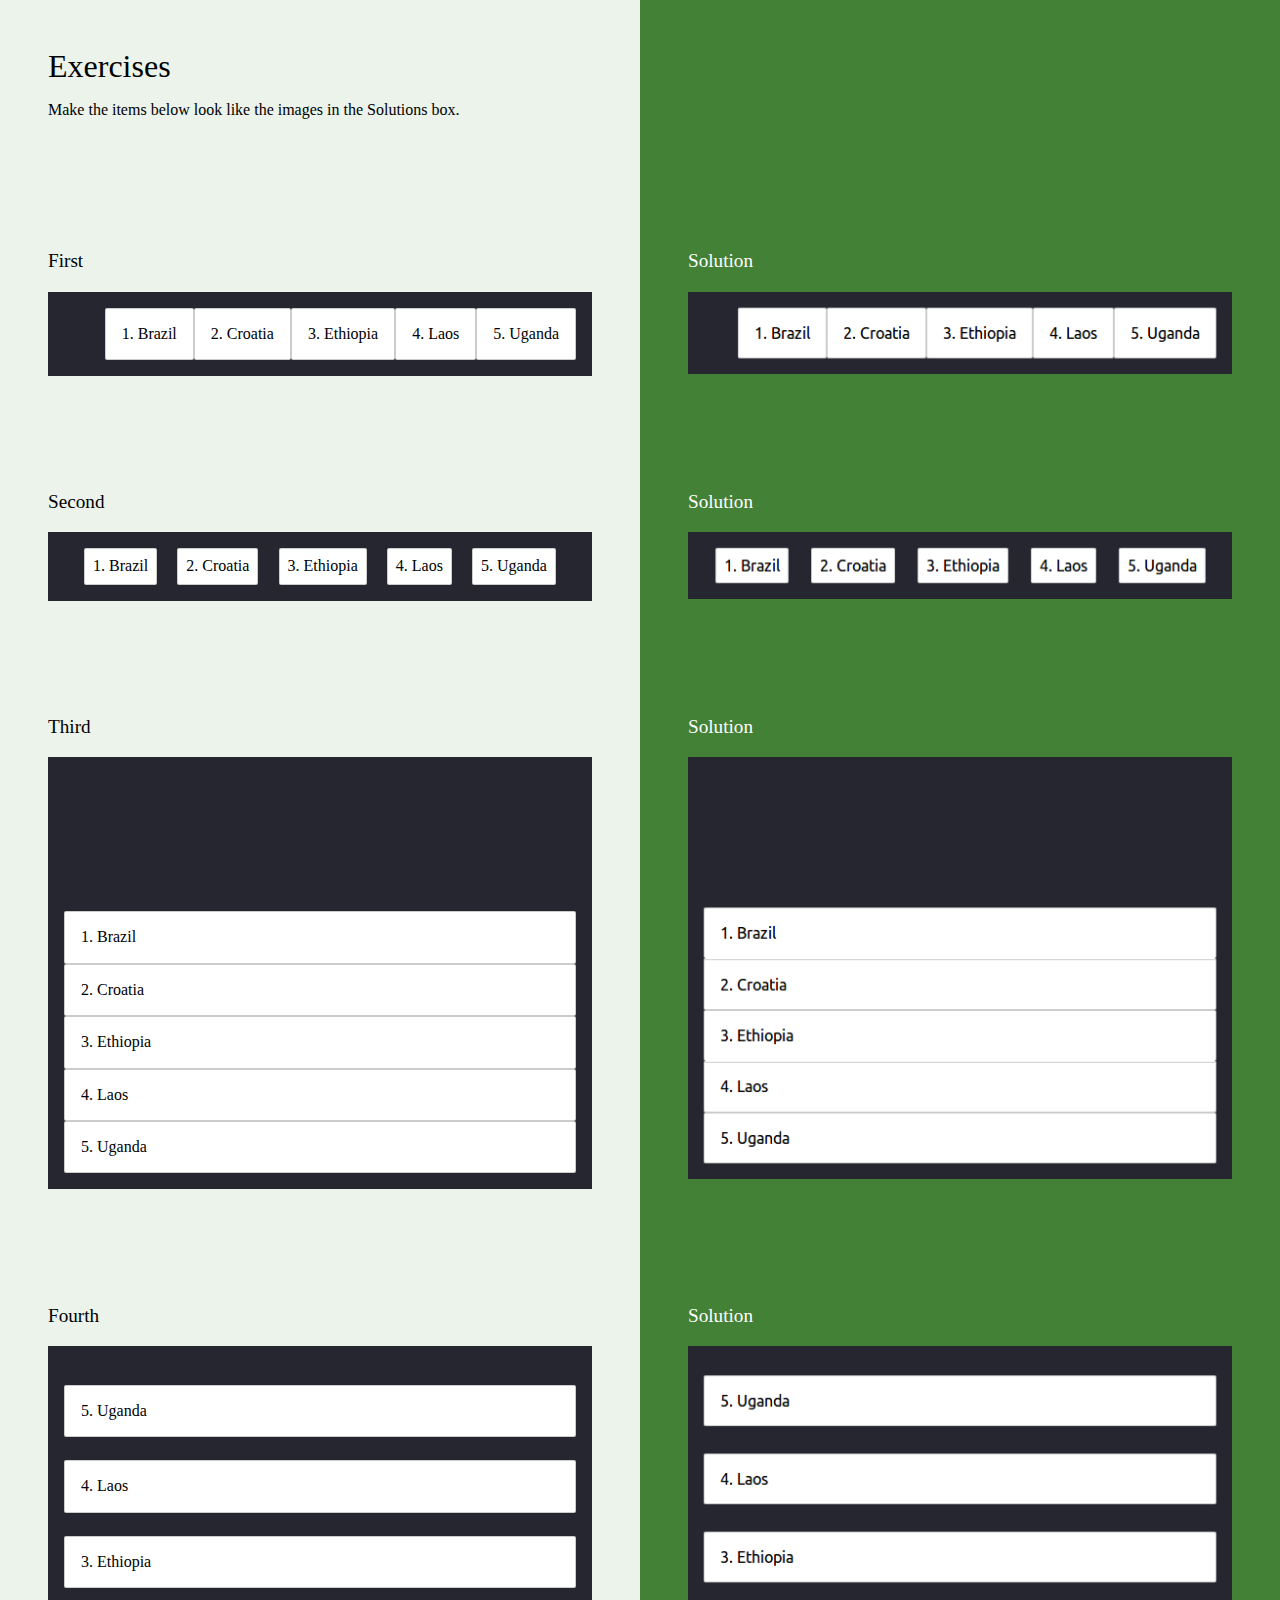
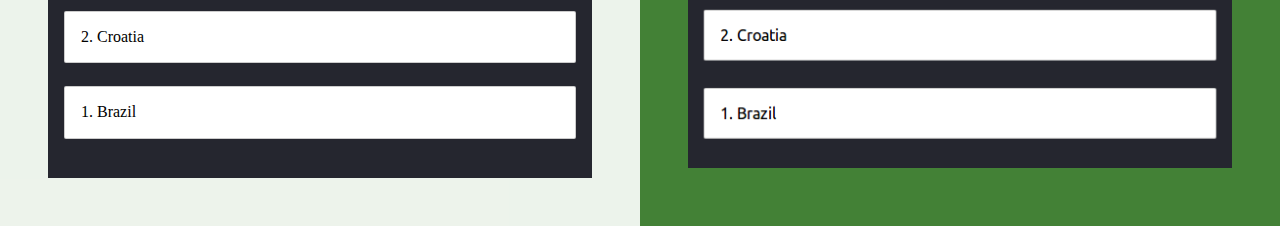
<file: week-2/12-justify-content/index.html>
<!DOCTYPE html>
<html lang="en">
  <head>
    <meta charset="utf-8" />
    <meta name="viewport" content="width=device-width, initial-scale=1" />
    <title>12 - Justify Content - HTML, CSS and Git Exercises</title>
    <link rel="stylesheet" href="/css/normalize.css" />
    <link rel="stylesheet" href="/css/week2.css" />
    <link rel="stylesheet" href="flexbox.css" />
  </head>

  <body>
    <div class="site-wrapper">
      <div class="panel">
        <div class="exercise">
          <div class="site-header">
            <h1 class="site-header__title">Exercises</h1>
            <p>
              Make the items below look like the images in the Solutions box.
            </p>
          </div>
        </div>
      </div>
      <div class="panel">
        <div class="exercise">
          <h2 class="exercise__title">First</h2>
          <ul class="countries countries--first">
            <li class="country">1. Brazil</li>
            <li class="country">2. Croatia</li>
            <li class="country">3. Ethiopia</li>
            <li class="country">4. Laos</li>
            <li class="country">5. Uganda</li>
          </ul>
        </div>
        <div class="solution">
          <h3 class="solution__title">Solution</h3>
          <img class="solution__image" src="/images/12/solution-1.png" />
        </div>
      </div>
      <div class="panel">
        <div class="exercise">
          <h2 class="exercise__title">Second</h2>
          <ul class="countries countries--second">
            <li class="country">1. Brazil</li>
            <li class="country">2. Croatia</li>
            <li class="country">3. Ethiopia</li>
            <li class="country">4. Laos</li>
            <li class="country">5. Uganda</li>
          </ul>
        </div>
        <div class="solution">
          <h3 class="solution__title">Solution</h3>
          <img class="solution__image" src="/images/12/solution-2.png" />
        </div>
      </div>
      <div class="panel">
        <div class="exercise">
          <h2 class="exercise__title">Third</h2>
          <ul class="countries countries--tall countries--third">
            <li class="country">1. Brazil</li>
            <li class="country">2. Croatia</li>
            <li class="country">3. Ethiopia</li>
            <li class="country">4. Laos</li>
            <li class="country">5. Uganda</li>
          </ul>
        </div>
        <div class="solution">
          <h3 class="solution__title">Solution</h3>
          <img class="solution__image" src="/images/12/solution-3.png" />
        </div>
      </div>
      <div class="panel">
        <div class="exercise">
          <h2 class="exercise__title">Fourth</h2>
          <ul class="countries countries--tall countries--fourth">
            <li class="country">1. Brazil</li>
            <li class="country">2. Croatia</li>
            <li class="country">3. Ethiopia</li>
            <li class="country">4. Laos</li>
            <li class="country">5. Uganda</li>
          </ul>
        </div>
        <div class="solution">
          <h3 class="solution__title">Solution</h3>
          <img class="solution__image" src="/images/12/solution-4.png" />
        </div>
      </div>
    </div>
  </body>
</html>
</file>
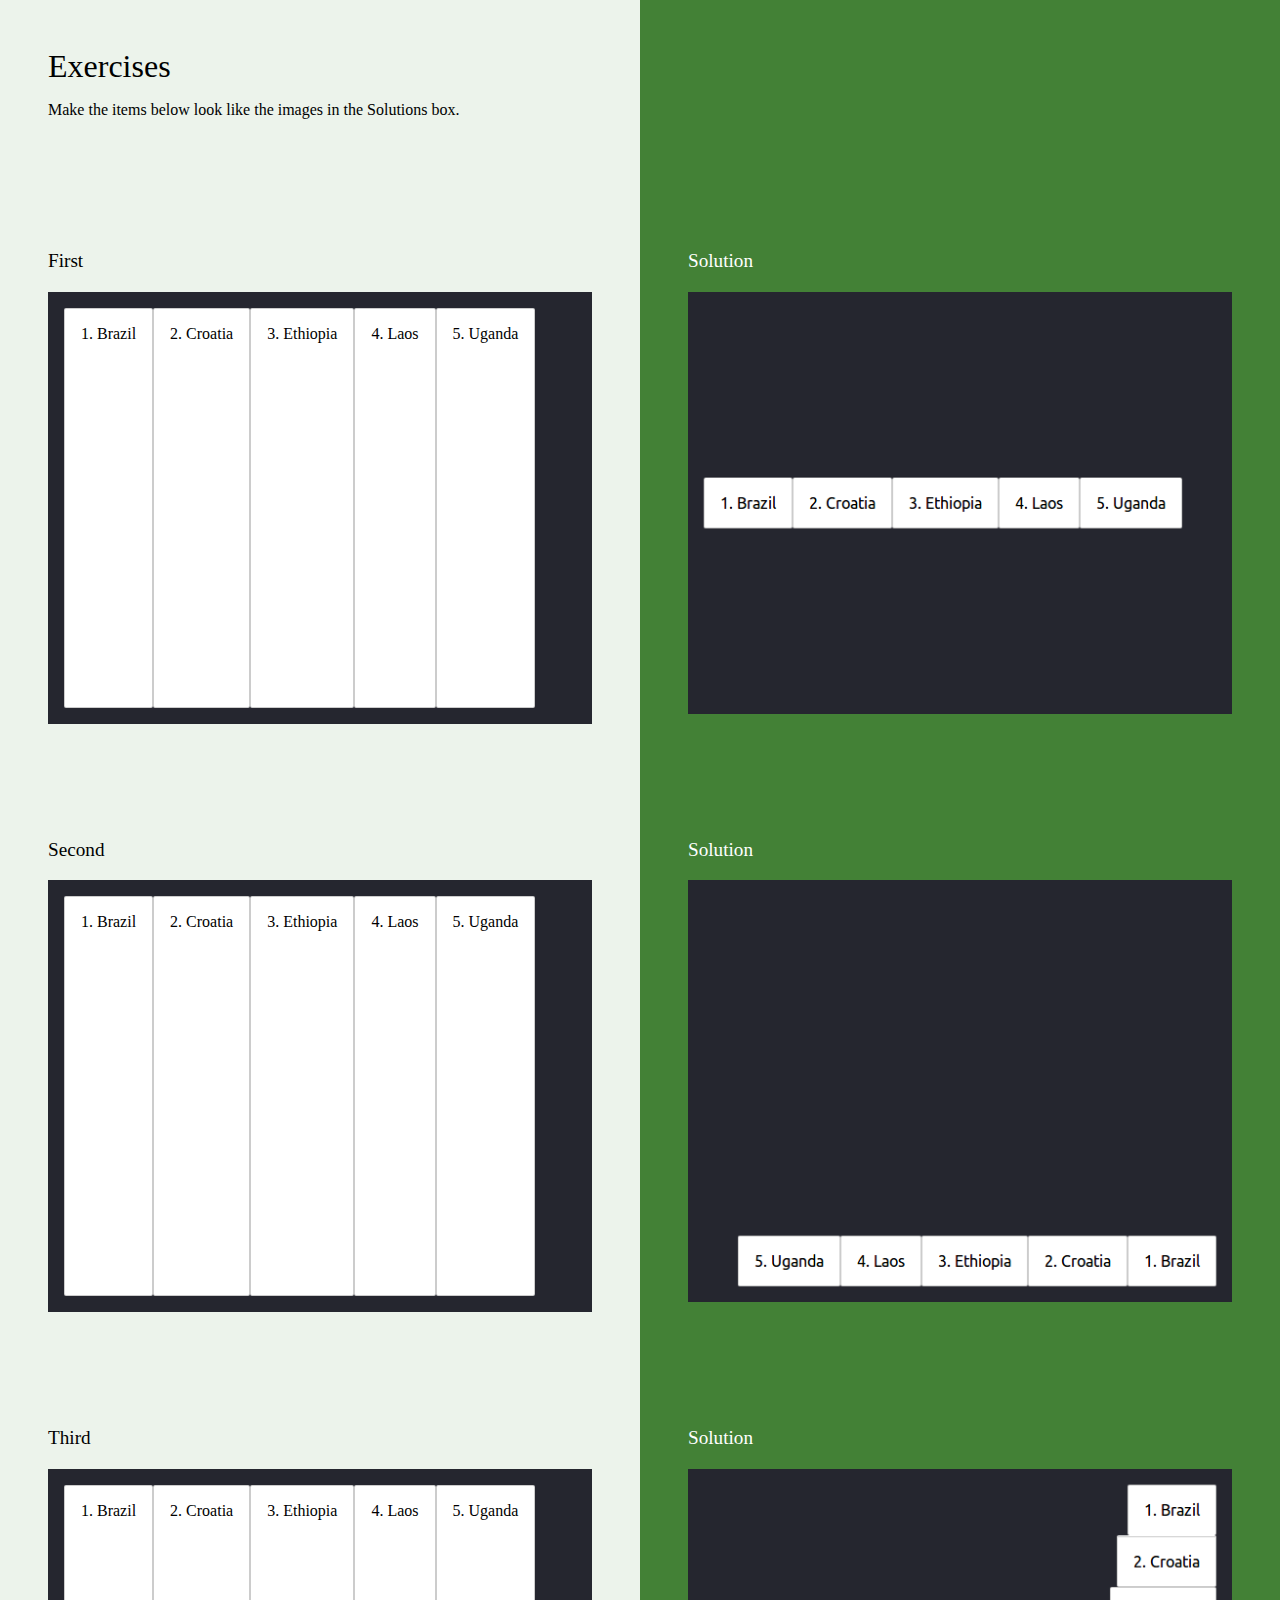
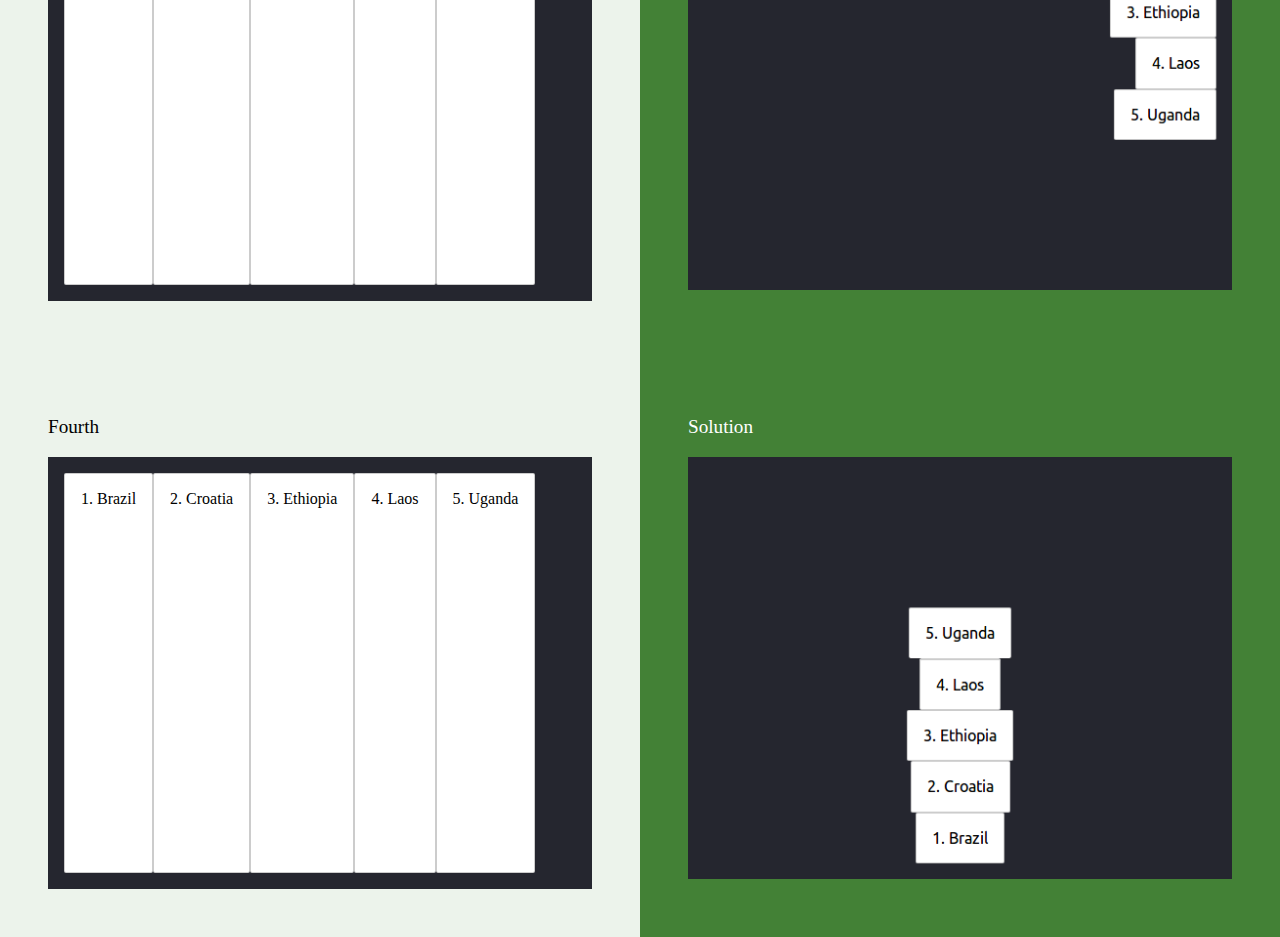
<file: week-2/13-align-items/index.html>
<!DOCTYPE html>
<html lang="en">
  <head>
    <meta charset="utf-8" />
    <meta name="viewport" content="width=device-width, initial-scale=1" />
    <title>13 - Align Items - HTML, CSS and Git Exercises</title>
    <link rel="stylesheet" href="/css/normalize.css" />
    <link rel="stylesheet" href="/css/week2.css" />
    <link rel="stylesheet" href="flexbox.css" />
  </head>

  <body>
    <div class="site-wrapper">
      <div class="panel">
        <div class="exercise">
          <div class="site-header">
            <h1 class="site-header__title">Exercises</h1>
            <p>
              Make the items below look like the images in the Solutions box.
            </p>
          </div>
        </div>
      </div>
      <div class="panel">
        <div class="exercise">
          <h2 class="exercise__title">First</h2>
          <ul class="countries countries--tall countries--first">
            <li class="country">1. Brazil</li>
            <li class="country">2. Croatia</li>
            <li class="country">3. Ethiopia</li>
            <li class="country">4. Laos</li>
            <li class="country">5. Uganda</li>
          </ul>
        </div>
        <div class="solution">
          <h3 class="solution__title">Solution</h3>
          <img class="solution__image" src="/images/13/solution-1.png" />
        </div>
      </div>
      <div class="panel">
        <div class="exercise">
          <h2 class="exercise__title">Second</h2>
          <ul class="countries countries--tall countries--second">
            <li class="country">1. Brazil</li>
            <li class="country">2. Croatia</li>
            <li class="country">3. Ethiopia</li>
            <li class="country">4. Laos</li>
            <li class="country">5. Uganda</li>
          </ul>
        </div>
        <div class="solution">
          <h3 class="solution__title">Solution</h3>
          <img class="solution__image" src="/images/13/solution-2.png" />
        </div>
      </div>
      <div class="panel">
        <div class="exercise">
          <h2 class="exercise__title">Third</h2>
          <ul class="countries countries--tall countries--third">
            <li class="country">1. Brazil</li>
            <li class="country">2. Croatia</li>
            <li class="country">3. Ethiopia</li>
            <li class="country">4. Laos</li>
            <li class="country">5. Uganda</li>
          </ul>
        </div>
        <div class="solution">
          <h3 class="solution__title">Solution</h3>
          <img class="solution__image" src="/images/13/solution-3.png" />
        </div>
      </div>
      <div class="panel">
        <div class="exercise">
          <h2 class="exercise__title">Fourth</h2>
          <ul class="countries countries--tall countries--fourth">
            <li class="country">1. Brazil</li>
            <li class="country">2. Croatia</li>
            <li class="country">3. Ethiopia</li>
            <li class="country">4. Laos</li>
            <li class="country">5. Uganda</li>
          </ul>
        </div>
        <div class="solution">
          <h3 class="solution__title">Solution</h3>
          <img class="solution__image" src="/images/13/solution-4.png" />
        </div>
      </div>
    </div>
  </body>
</html>
</file>
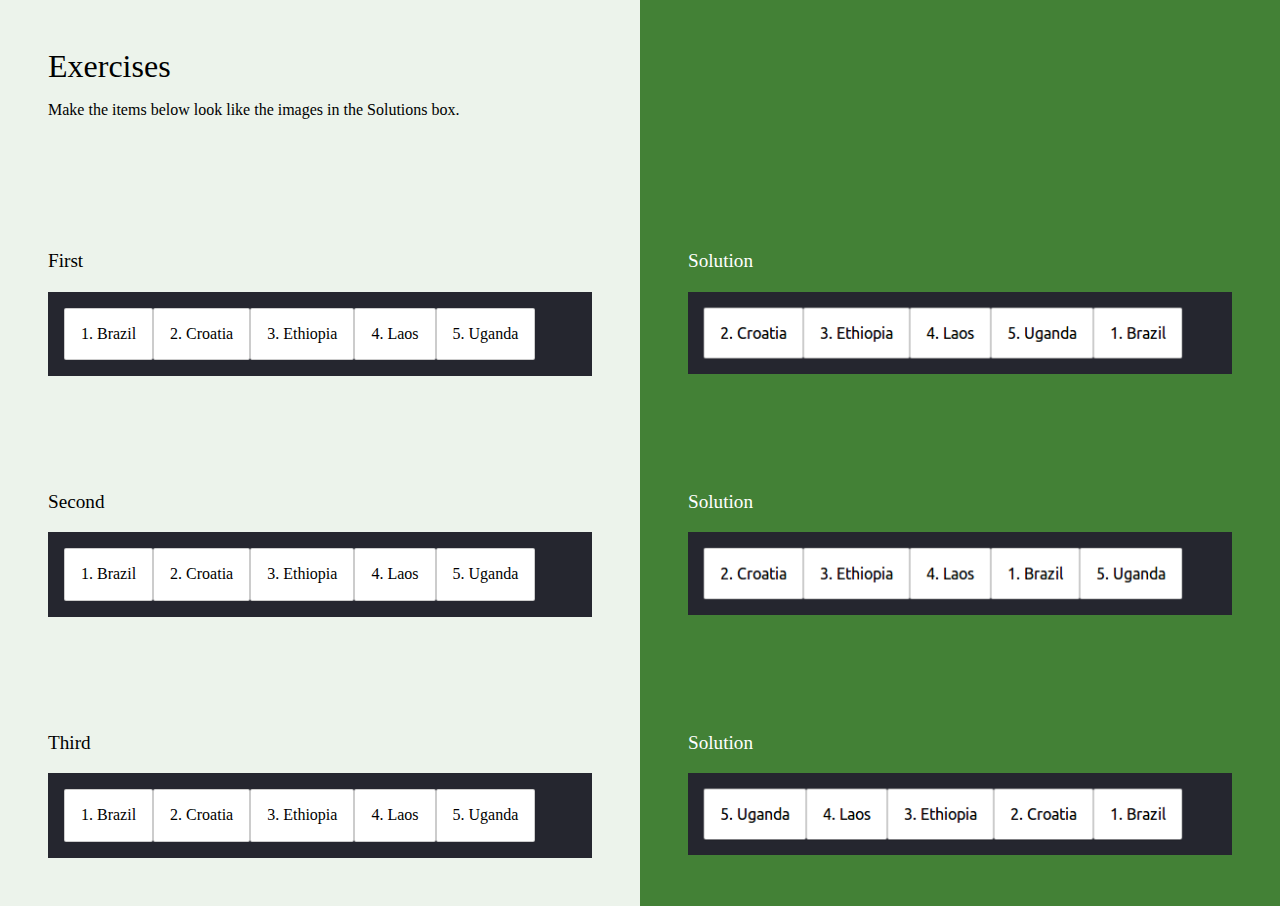
<file: week-2/14-order/index.html>
<!DOCTYPE html>
<html lang="en">
  <head>
    <meta charset="utf-8" />
    <meta name="viewport" content="width=device-width, initial-scale=1" />
    <title>14 - Order - HTML, CSS and Git Exercises</title>
    <link rel="stylesheet" href="/css/normalize.css" />
    <link rel="stylesheet" href="/css/week2.css" />
    <link rel="stylesheet" href="flexbox.css" />
  </head>

  <body>
    <div class="site-wrapper">
      <div class="panel">
        <div class="exercise">
          <div class="site-header">
            <h1 class="site-header__title">Exercises</h1>
            <p>
              Make the items below look like the images in the Solutions box.
            </p>
          </div>
        </div>
      </div>
      <div class="panel">
        <div class="exercise">
          <h2 class="exercise__title">First</h2>
          <ul class="countries countries--first">
            <li class="country country--brazil">1. Brazil</li>
            <li class="country country--croatia">2. Croatia</li>
            <li class="country country--ethiopia">3. Ethiopia</li>
            <li class="country country--laos">4. Laos</li>
            <li class="country country--uganda">5. Uganda</li>
          </ul>
        </div>
        <div class="solution">
          <h3 class="solution__title">Solution</h3>
          <img class="solution__image" src="/images/14/solution-1.png" />
        </div>
      </div>
      <div class="panel">
        <div class="exercise">
          <h2 class="exercise__title">Second</h2>
          <ul class="countries countries--second">
            <li class="country country--brazil">1. Brazil</li>
            <li class="country country--croatia">2. Croatia</li>
            <li class="country country--ethiopia">3. Ethiopia</li>
            <li class="country country--laos">4. Laos</li>
            <li class="country country--uganda">5. Uganda</li>
          </ul>
        </div>
        <div class="solution">
          <h3 class="solution__title">Solution</h3>
          <img class="solution__image" src="/images/14/solution-2.png" />
        </div>
      </div>
      <div class="panel">
        <div class="exercise">
          <h2 class="exercise__title">Third</h2>
          <ul class="countries countries--third">
            <li class="country country--brazil">1. Brazil</li>
            <li class="country country--croatia">2. Croatia</li>
            <li class="country country--ethiopia">3. Ethiopia</li>
            <li class="country country--laos">4. Laos</li>
            <li class="country country--uganda">5. Uganda</li>
          </ul>
        </div>
        <div class="solution">
          <h3 class="solution__title">Solution</h3>
          <img class="solution__image" src="/images/14/solution-3.png" />
        </div>
      </div>
    </div>
  </body>
</html>
</file>
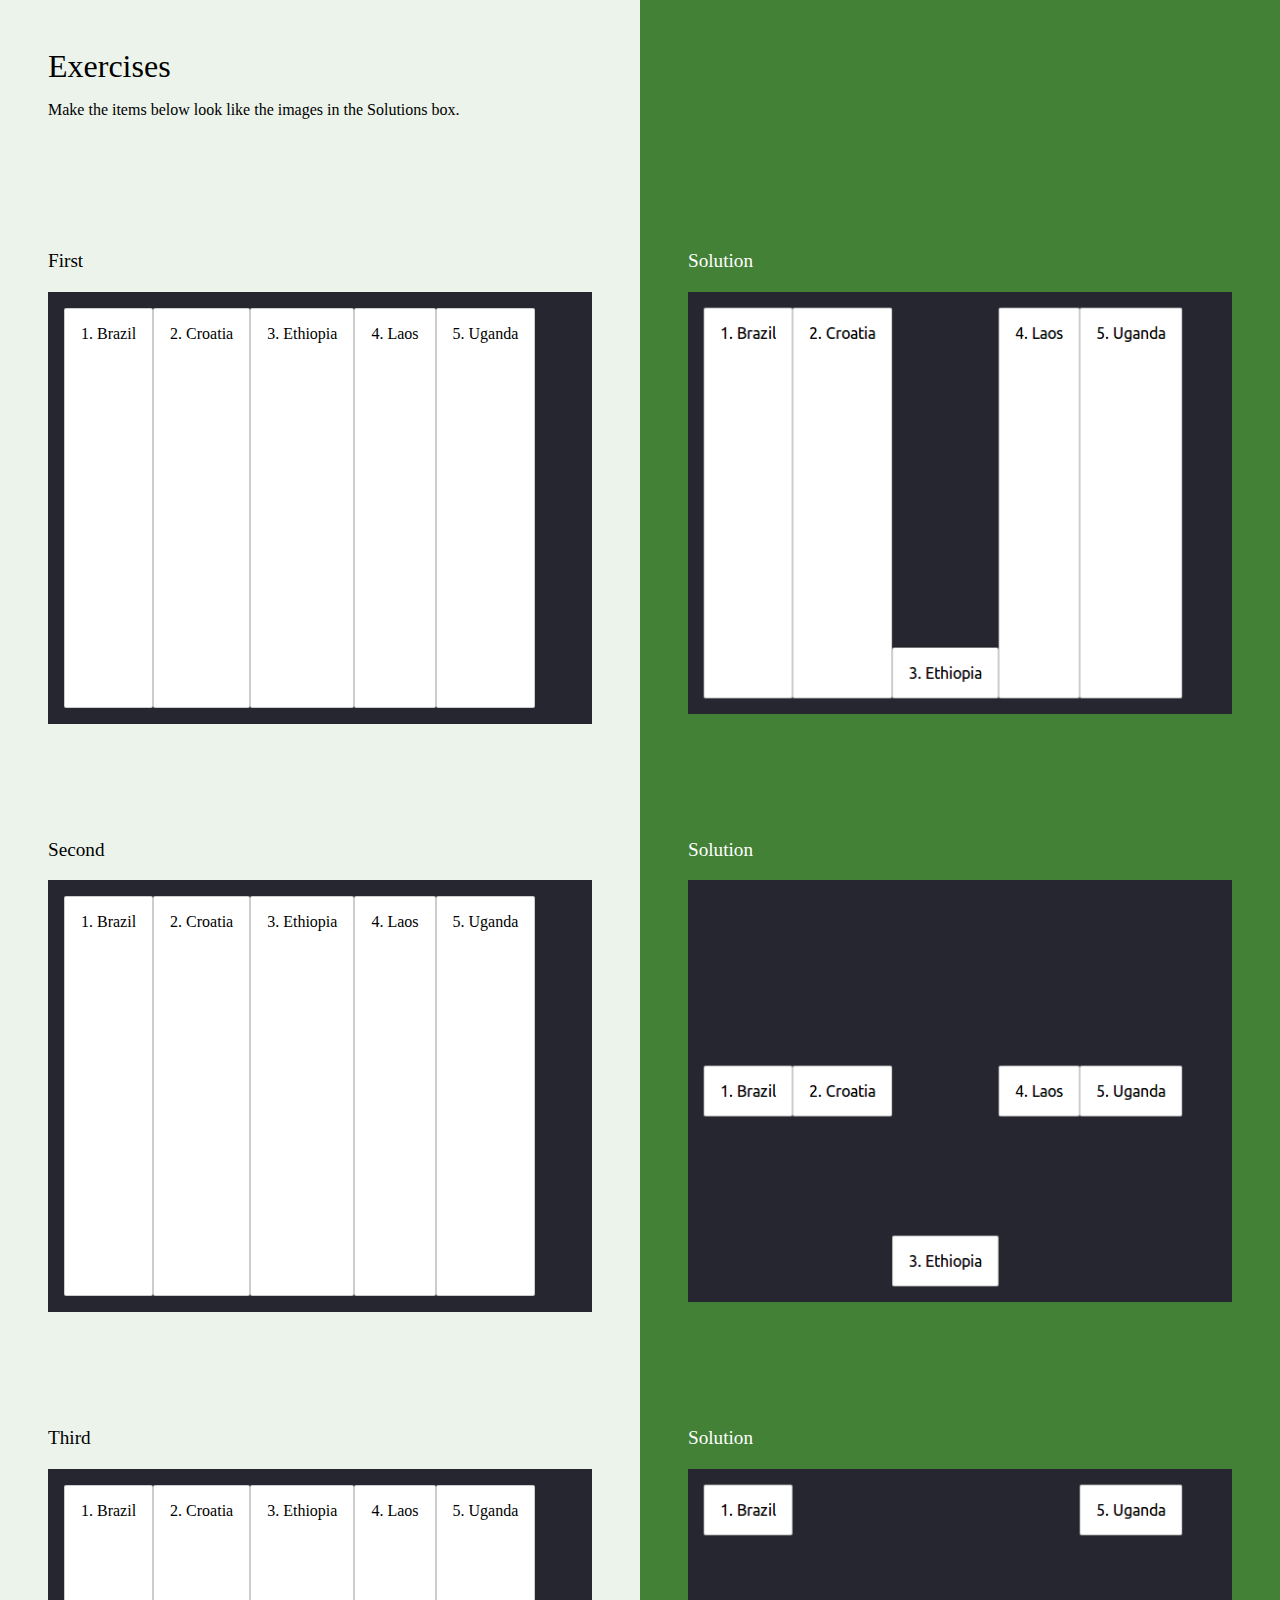
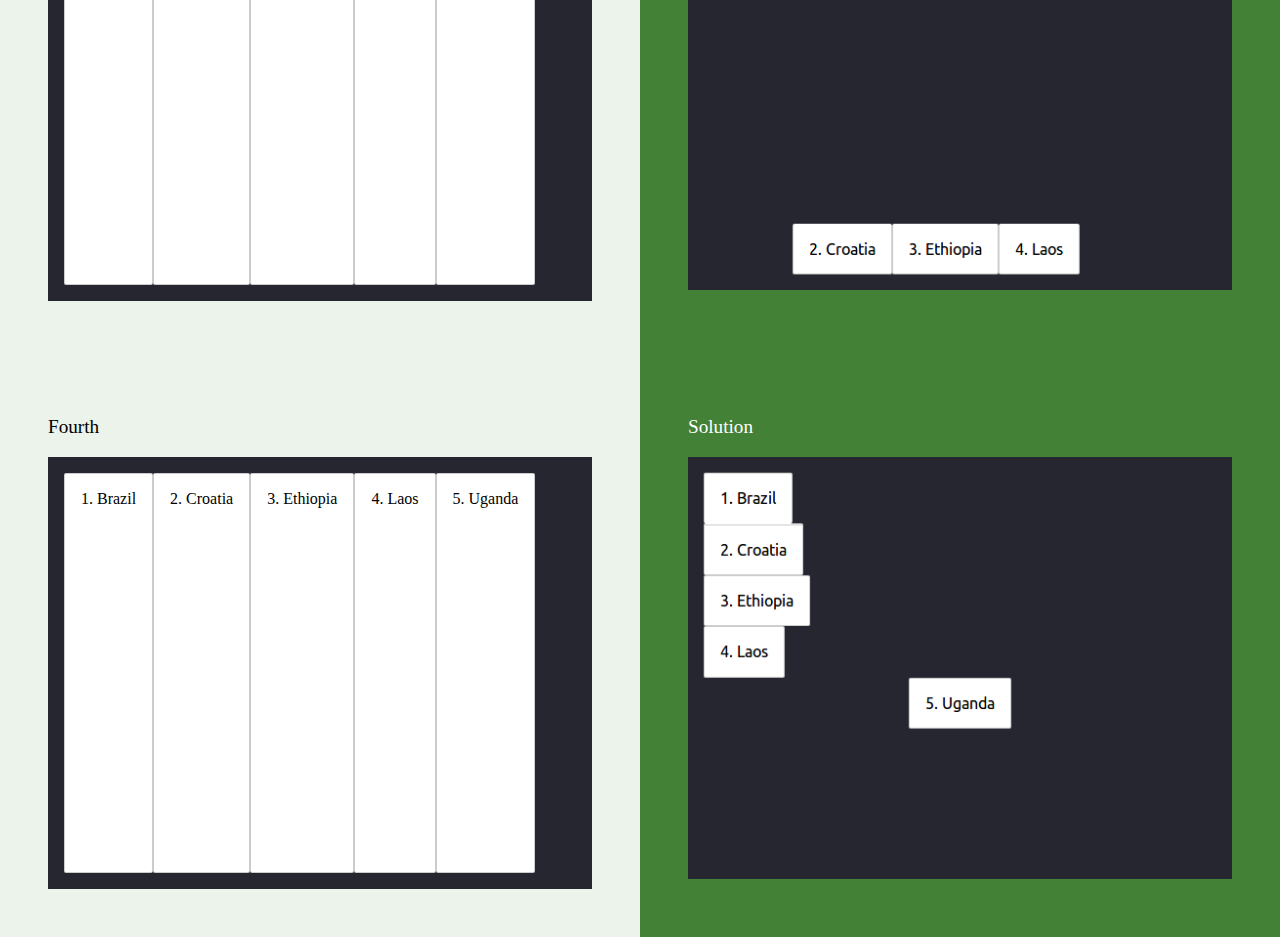
<file: week-2/15-align-self/index.html>
<!DOCTYPE html>
<html lang="en">
  <head>
    <meta charset="utf-8" />
    <meta name="viewport" content="width=device-width, initial-scale=1" />
    <title>15 - Align Self - HTML, CSS and Git Exercises</title>
    <link rel="stylesheet" href="/css/normalize.css" />
    <link rel="stylesheet" href="/css/week2.css" />
    <link rel="stylesheet" href="flexbox.css" />
  </head>

  <body>
    <div class="site-wrapper">
      <div class="panel">
        <div class="exercise">
          <div class="site-header">
            <h1 class="site-header__title">Exercises</h1>
            <p>
              Make the items below look like the images in the Solutions box.
            </p>
          </div>
        </div>
      </div>
      <div class="panel">
        <div class="exercise">
          <h2 class="exercise__title">First</h2>
          <ul class="countries countries--tall countries--first">
            <li class="country country--brazil">1. Brazil</li>
            <li class="country country--croatia">2. Croatia</li>
            <li class="country country--ethiopia">3. Ethiopia</li>
            <li class="country country--laos">4. Laos</li>
            <li class="country country--uganda">5. Uganda</li>
          </ul>
        </div>
        <div class="solution">
          <h3 class="solution__title">Solution</h3>
          <img class="solution__image" src="/images/15/solution-1.png" />
        </div>
      </div>
      <div class="panel">
        <div class="exercise">
          <h2 class="exercise__title">Second</h2>
          <ul class="countries countries--tall countries--second">
            <li class="country country--brazil">1. Brazil</li>
            <li class="country country--croatia">2. Croatia</li>
            <li class="country country--ethiopia">3. Ethiopia</li>
            <li class="country country--laos">4. Laos</li>
            <li class="country country--uganda">5. Uganda</li>
          </ul>
        </div>
        <div class="solution">
          <h3 class="solution__title">Solution</h3>
          <img class="solution__image" src="/images/15/solution-2.png" />
        </div>
      </div>
      <div class="panel">
        <div class="exercise">
          <h2 class="exercise__title">Third</h2>
          <ul class="countries countries--tall countries--third">
            <li class="country country--brazil">1. Brazil</li>
            <li class="country country--croatia">2. Croatia</li>
            <li class="country country--ethiopia">3. Ethiopia</li>
            <li class="country country--laos">4. Laos</li>
            <li class="country country--uganda">5. Uganda</li>
          </ul>
        </div>
        <div class="solution">
          <h3 class="solution__title">Solution</h3>
          <img class="solution__image" src="/images/15/solution-3.png" />
        </div>
      </div>
      <div class="panel">
        <div class="exercise">
          <h2 class="exercise__title">Fourth</h2>
          <ul class="countries countries--tall countries--fourth">
            <li class="country country--brazil">1. Brazil</li>
            <li class="country country--croatia">2. Croatia</li>
            <li class="country country--ethiopia">3. Ethiopia</li>
            <li class="country country--laos">4. Laos</li>
            <li class="country country--uganda">5. Uganda</li>
          </ul>
        </div>
        <div class="solution">
          <h3 class="solution__title">Solution</h3>
          <img class="solution__image" src="/images/15/solution-4.png" />
        </div>
      </div>
    </div>
  </body>
</html>
</file>
<file: css/week1.css>
/* Base site colors and fonts */
body,
html {
  background: #25262f;
  font-family: -apple-system, BlinkMacSystemFont, "Segoe UI", "Roboto", "Oxygen-Sans", "Ubuntu",
    "Cantarell", "Helvetica Neue", sans-serif;
  font-size: 16px;
  line-height: 1.5em;
}

/* Wrap the site content in a centred box */
.site-wrapper {
  max-width: 30rem;
  margin-top: 5rem;
  margin-left: auto;
  margin-right: auto;
  background: #d6d8e1;
  border-radius: 3px;
  box-shadow: 0 2px 2px rgba(0, 0, 0, 0.1);
}

/* Buttons */
.button {
  padding: 0.25em 0.5em;
  border: 1px solid rgba(0, 0, 0, 0.1);
  border-radius: 2px;
  background: #4491db;
  color: #fff;
  text-decoration: none;
  cursor: pointer;
}

/* Site title and top navigation */
.site-header {
  padding: 0.5rem 1rem;
  background: #4491db;
  border-top-left-radius: 3px;
  border-top-right-radius: 3px;
}

.site-header__title {
  margin: 0;
  color: rgba(255, 255, 255, 0.9);
  font-size: 18px;
  font-weight: 700;
}

/* Messages */
.messages {
  padding-bottom: 1rem;
}

/* Messages */
.message {
  margin: 1rem 3rem 1rem 1rem;
  padding: 0.5rem;
  font-size: 14px;
  line-height: 1.8em;
  border-radius: 2px;
  background: #fff;
  box-shadow: 0 2px 2px rgba(0, 0, 0, 0.1);
}

/* Input area to add a new message */
.add-message {
  padding: 0.5rem 1rem;
}

.add-message__input {
  padding: 0.25em 0.5em;
  border: none;
  border-radius: 2px;
  box-shadow: 0 2px 2px rgba(0, 0, 0, 0.1);
  background: #fff;
}

/* Site footer area */
.site-footer {
  padding: 0.5rem 1rem;
}
</file>
<file: css/message-child-selectors.css>
/* Message styling that requires parent-child structure */
.message {
  margin: 1rem 3rem 1rem 1rem;
  padding: 0.5rem;
  font-size: 14px;
  line-height: 1.8em;
  border-radius: 2px;
  background: #fff;
  box-shadow: 0 2px 2px rgba(0, 0, 0, 0.1);
}

.message > .message__author {
  font-size: 12px;
  font-weight: 700;
  color: rgba(0, 0, 0, 0.6);
}

.message > .message__content {
  margin: 0;
}

.message > .message__time {
  display: block;
  font-size: 12px;
  color: rgba(0, 0, 0, 0.6);
  text-align: right;
}
</file>
<file: css/message.css>
/* Message styling that is easier to override */
.message {
  margin: 1rem 3rem 1rem 1rem;
  padding: 0.5rem;
  font-size: 14px;
  line-height: 1.8em;
  border-radius: 2px;
  background: #fff;
  box-shadow: 0 2px 2px rgba(0, 0, 0, 0.1);
}

.message__author {
  font-size: 12px;
  font-weight: 700;
  color: rgba(0, 0, 0, 0.6);
}

.message__content {
  margin: 0;
}

.message__time {
  display: block;
  font-size: 12px;
  color: rgba(0, 0, 0, 0.6);
  text-align: right;
}
</file>
<file: css/result.css>
.result {
  padding: 1rem;
  border-top: 1px solid rgba(0, 0, 0, 0.2);
}
</file>
<file: css/message-css-selectors.css>
/* Message styling that targets all child elements of .messages */
.messages > * {
  margin: 1rem 3rem 1rem 1rem;
  padding: 0.5rem;
  font-size: 14px;
  line-height: 1.8em;
  border-radius: 2px;
  box-shadow: 0 2px 2px rgba(0, 0, 0, 0.1);
}
</file>
<file: week-1/5-css-selectors/message-backgrounds.css>
/* Add your CSS code below */
#first-message {
  background-color: red;
}
article {
  background-color: cadetblue;
}
.message--latest {
  background-color: yellow;
}
</file>
<file: week-1/6-css-properties/styles.css>
/* Add your CSS code below */
a {
  text-decoration: none;
  color: red;
  font-weight: bold;
}
.message__time {
  font-size: 0.9rem;
}
.message--unread {
  border-left: 3px solid blue;
}
.message__time--old {
  opacity: 0.3;
}
.message {
  line-height: 40px;
}
</file>
<file: css/week1-pagination.css>
.countries {
  margin: 0;
  padding: 1rem;
  list-style: none;
  border-bottom: 1px solid #bbb;
}

.country {
  margin: 1px 0;
  padding: 0.5rem;
  background: #fff;
  border: 1px solid rgba(0, 0, 0, 0.2);
}

.pages {
  margin-left: 0.5rem;
}

.pages__page {
  text-decoration: none;
}

.pages__showing {
  display: inline-block;
  padding: 1rem;
  float: right;
}
</file>
<file: week-1/7-css-box/styles.css>
/* Try different box model properties below */
.pages__page {
  border: 1px solid #4491db;
  border-radius: 4px;
  background: #fff;
}
.country {
  border: 15px solid white;
  margin: 5px;
}
</file>
<file: css/week1-conflicting-styles.css>
/** Conflicting styles that require advanced CSS selectors to override */
p {
  color: #000;
}
</file>
<file: week-1/8-advanced-selectors/styles.css>
/* Try different box model properties below */
</file>
<file: week-1/9-git-branch/styles.css>
/* Add your own CSS code below */
.link {
  color: green;
  font-weight: 700;
  text-decoration: none;
}
</file>
<file: css/week2-media-queries.css>
body {
  background: #25262f;
}

.site-wrapper {
  max-width: 90vw;
  margin: 5vw auto;
  padding: 1rem;
  background: #d6d8e1;
  border-radius: 3px;
  box-shadow: 0 2px 2px rgba(0, 0, 0, 0.1);
  box-sizing: border-box;
}

.site-header__title {
  margin: 0 0 2rem;
  font-weight: 300;
  font-size: 2rem;
}

.countries {
  margin: 0;
  padding: 0;
  list-style: none;
}

.country {
  display: block;
  padding: 1rem;
  background: #fff;
  border: 1px solid rgba(0, 0, 0, 0.2);
  border-radius: 2px;
}

.country + .country {
  margin-top: 0.5rem;
}
</file>
<file: week-2/10-media-queries/columns.css>
/* Add your own CSS code below */
@media screen and (min-width: 768px) {
  .countries {
    columns: 2;
  }
}
@media screen and (min-width: 1200px) {
  .countries {
    columns: 3;
  }
}
</file>
<file: css/week2.css>
body {
  background: #438136;
}

.site-header__title {
  margin: 0;
  font-weight: 300;
  font-size: 2rem;
}

.exercise,
.solution {
  padding: 1rem;
}

.exercise__title,
.solution__title {
  margin: 1em 0;
  font-size: 1.2rem;
  font-weight: 500;
}

.exercise {
  background: rgba(255, 255, 255, 0.9);
}

.countries {
  margin: 0;
  padding: 1rem;
  list-style: none;
  background: #25262f;
}

.country {
  display: block;
  margin-top: 0.5rem;
  padding: 1rem;
  background: #fff;
  border: 1px solid rgba(0, 0, 0, 0.2);
  border-radius: 2px;
}

.countries + .site-header {
  margin-top: 2rem;
}

.country {
  margin-top: 0;
}

.countries--tall {
  min-height: 400px;
}

.solution {
  color: #fff;
  background: #438136;
}

.solution__image {
  display: block;
  width: auto;
  height: auto;
  max-width: 100%;
}

@media (min-width: 767px) {
  .panel {
    display: grid;
    grid-template-columns: 50% 50%;
    width: 100%;
  }

  .exercise,
  .solution {
    padding: 2rem;
  }
}

@media (min-width: 1200px) {
  .exercise,
  .solution {
    padding: 3rem;
  }
}
</file>
<file: week-2/11-flexbox/flexbox.css>
/* Add your own CSS code below */
.countries--first {
  display: flex;
  flex-direction: row-reverse;
}
.countries--third {
  display: flex;
  flex-direction: column-reverse;
}
.countries--second {
  display: flex;
  flex-direction: column;
}
</file>
<file: week-2/12-justify-content/flexbox.css>
.countries {
  display: flex;
}

.countries--second .country {
  padding: 0.5em;
}

/* Add your own CSS code below */
.countries--first {
  justify-content: end;
}
.countries--second {
  justify-content: space-evenly;
}
.countries--third {
  flex-direction: column;
  justify-content: flex-end;
}
.countries--fourth {
  flex-direction: column-reverse;
  justify-content: space-evenly;
}
</file>
<file: week-2/13-align-items/flexbox.css>
.countries {
  display: flex;
}
/* Add your own CSS code below */
</file>
<file: week-2/14-order/flexbox.css>
.countries {
  display: flex;
}

/* Add your own CSS code below */
</file>
<file: week-2/15-align-self/flexbox.css>
.countries {
  display: flex;
}

/* Add your own CSS code below */
</file>
